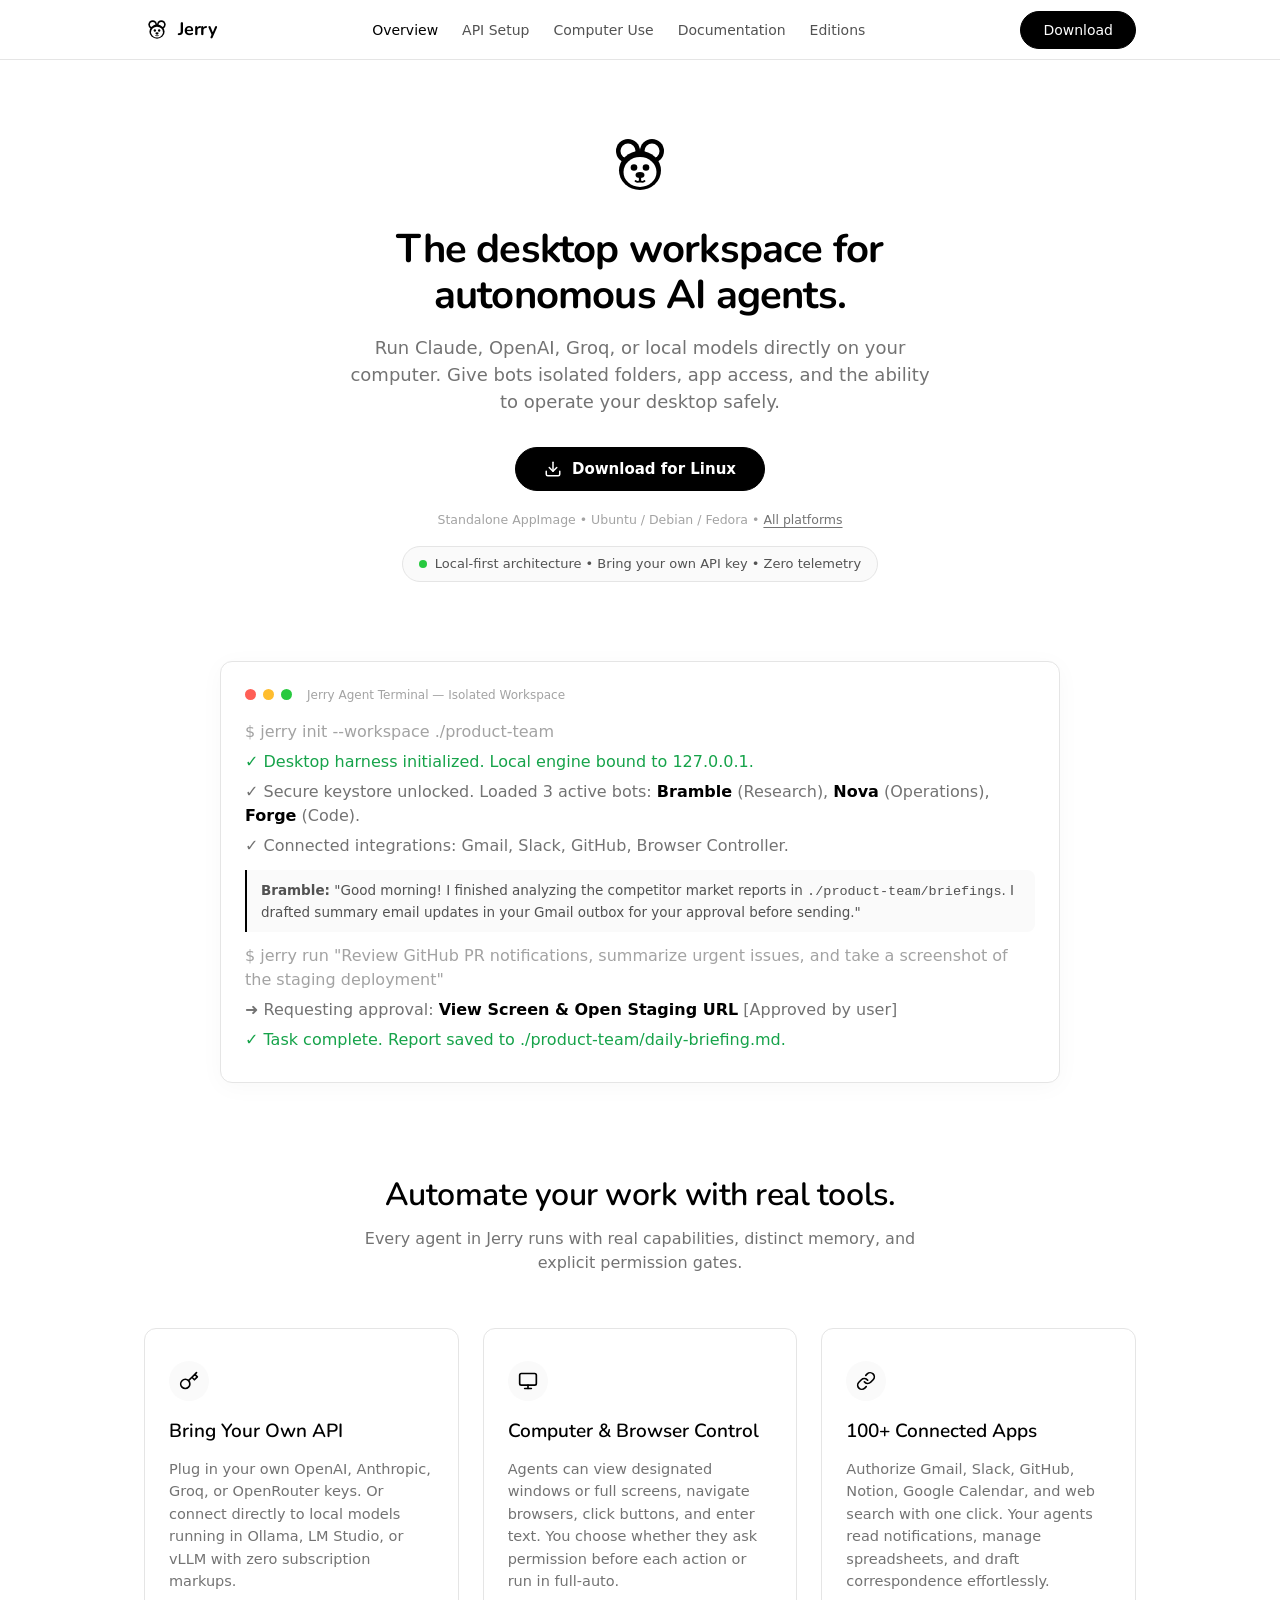
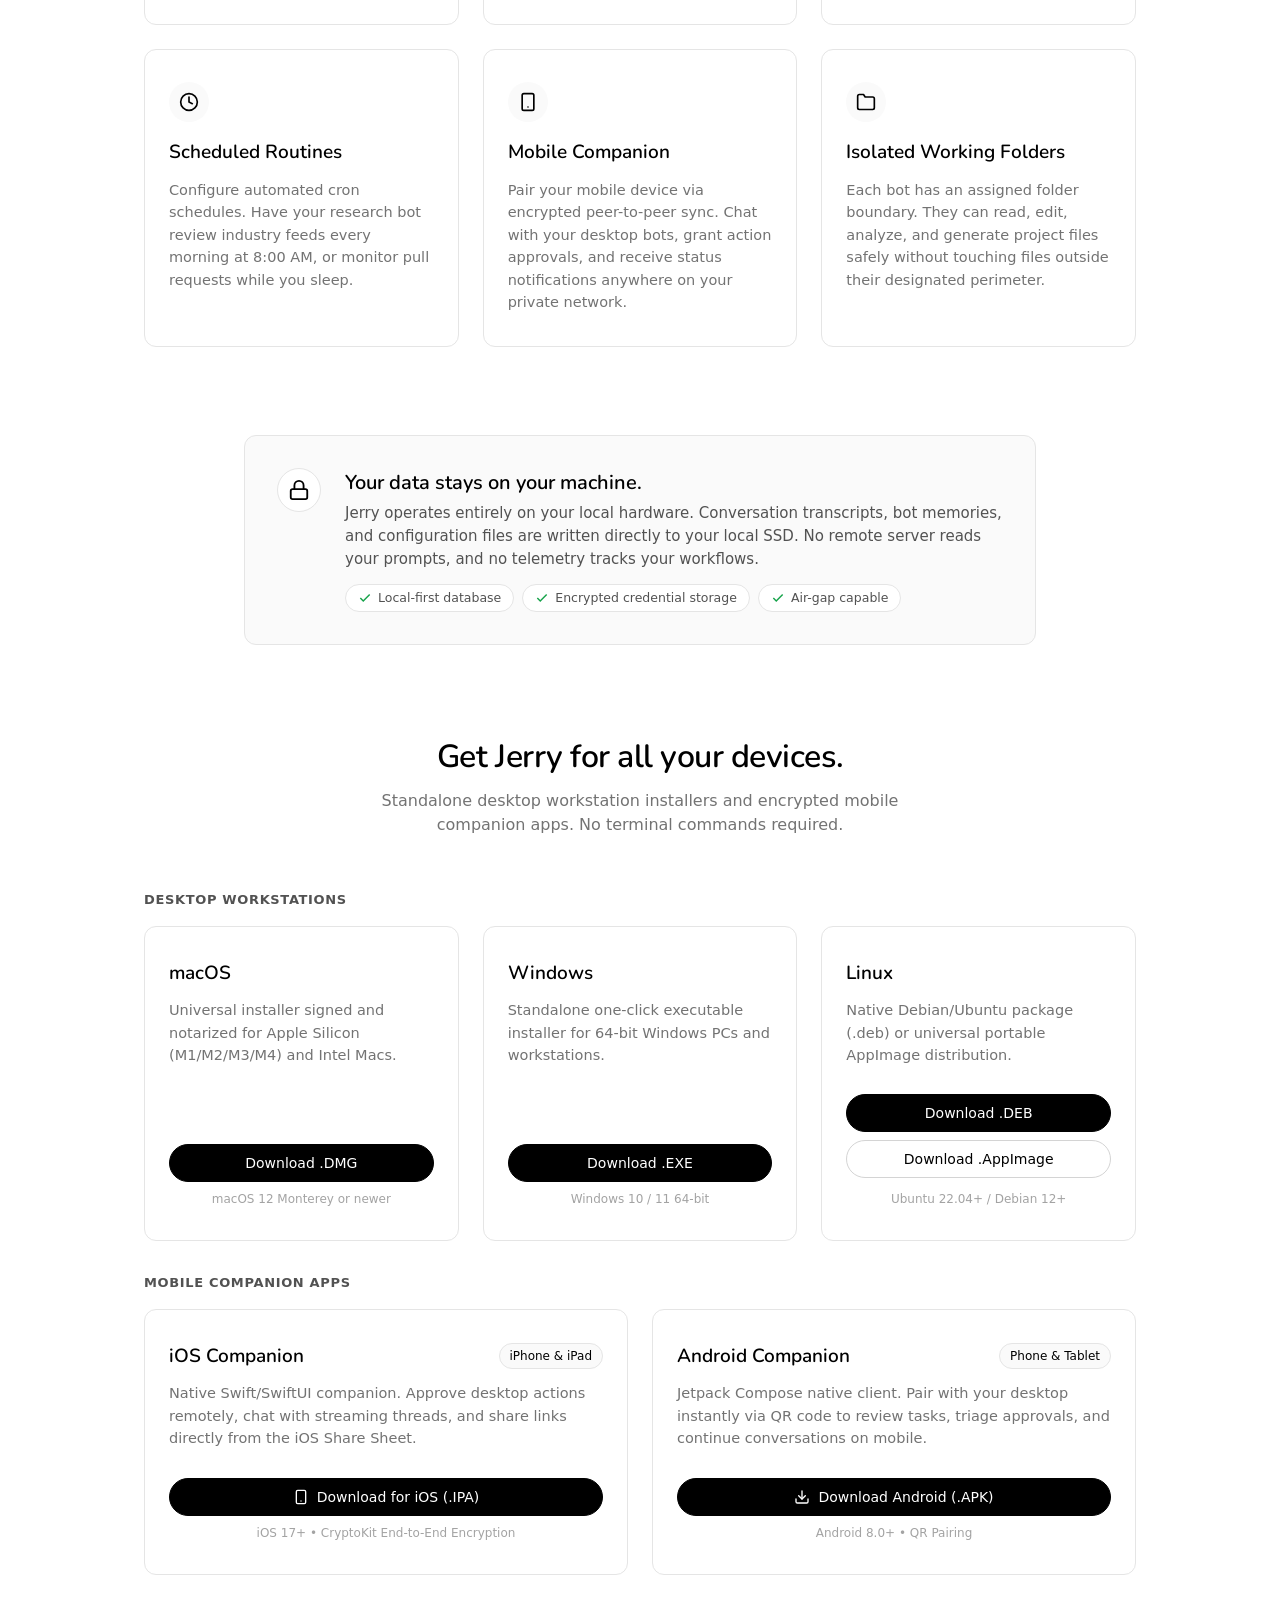
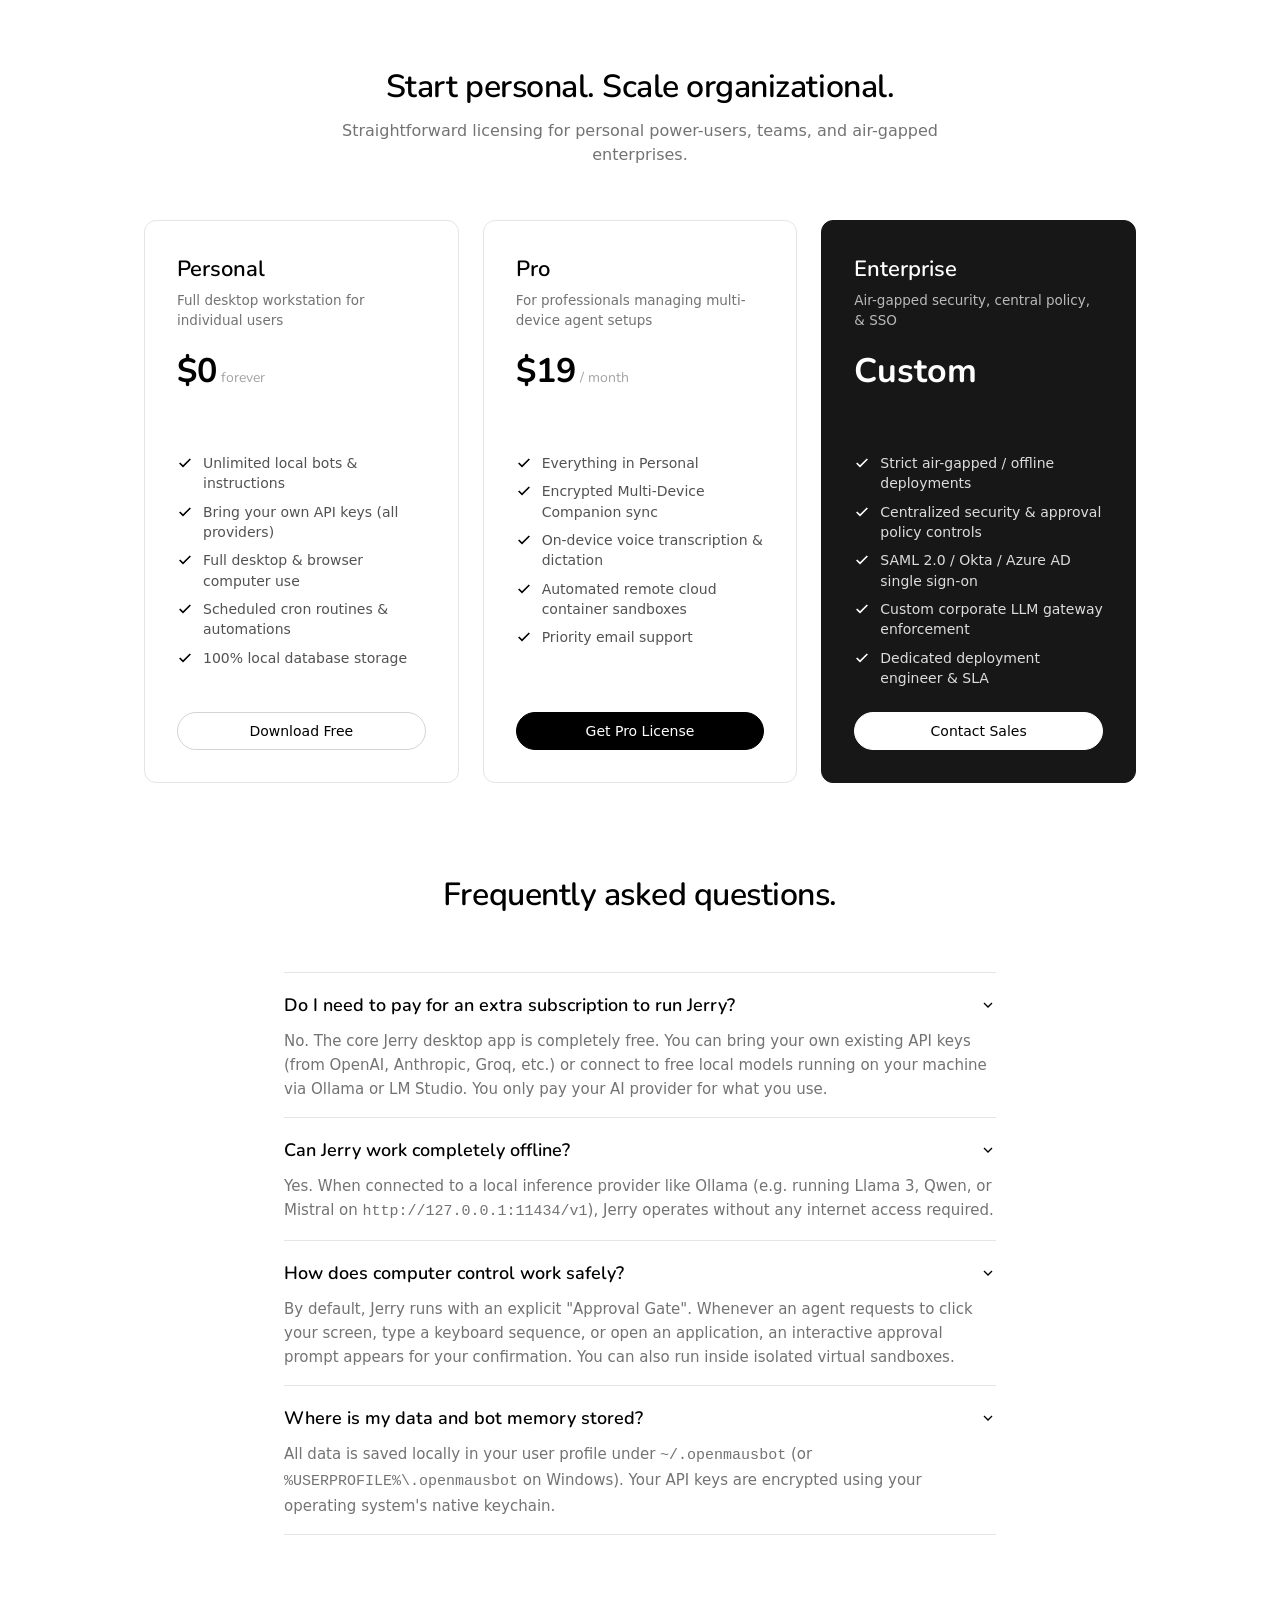
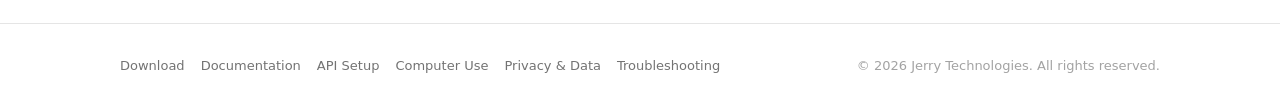
<file: index.html>
<!DOCTYPE html>
<html lang="en">
<head>
  <meta charset="UTF-8">
  <meta name="viewport" content="width=device-width, initial-scale=1.0">
  <title>Jerry — The Desktop Workspace for Autonomous AI Agents</title>
  <meta name="description" content="Jerry is a private, local-first desktop application for running a team of autonomous AI agents with your own API keys, computer control, and app integrations.">
  <link rel="canonical" href="https://jerry-boo0.onrender.com/">
  <meta property="og:title" content="Jerry — The Desktop Workspace for Autonomous AI Agents">
  <meta property="og:description" content="Jerry is a private, local-first desktop application for running a team of autonomous AI agents with your own API keys, computer control, and app integrations.">
  <meta property="og:url" content="https://jerry-boo0.onrender.com/">
  <meta property="og:type" content="website">
  <meta name="twitter:card" content="summary_large_image">
  <link rel="icon" type="image/svg+xml" href="assets/logo.svg">
  <link rel="stylesheet" href="css/design-system.css">
  <link rel="stylesheet" href="css/landing.css">
</head>
<body>

  <!-- Top Navigation -->
  <header class="site-nav">
    <div class="nav-container">
      <a href="index.html" class="nav-brand">
        <img src="assets/logo.svg" alt="Jerry Logo" width="26" height="26">
        <span>Jerry</span>
      </a>

      <nav>
        <ul class="nav-links" id="nav-links">
          <li><a href="index.html" class="active">Overview</a></li>
          <li><a href="docs.html#bring-your-own-api">API Setup</a></li>
          <li><a href="docs.html#computer-use">Computer Use</a></li>
          <li><a href="docs.html">Documentation</a></li>
          <li><a href="#editions">Editions</a></li>
        </ul>
      </nav>

      <div class="nav-actions">
        <a href="#downloads" class="btn-primary" id="nav-download-btn">Download</a>
        <button class="mobile-nav-toggle" id="mobile-toggle" aria-label="Toggle navigation">
          <svg width="22" height="22" viewBox="0 0 24 24" fill="none" stroke="currentColor" stroke-width="2">
            <line x1="3" y1="12" x2="21" y2="12"></line>
            <line x1="3" y1="6" x2="21" y2="6"></line>
            <line x1="3" y1="18" x2="21" y2="18"></line>
          </svg>
        </button>
      </div>
    </div>
  </header>

  <main>
    <!-- Hero Section -->
    <section class="hero-section">
      <div class="hero-mascot">
        <img src="assets/logo.svg" alt="Jerry Mascot" width="72" height="72">
      </div>

      <h1 class="hero-title">The desktop workspace for autonomous AI agents.</h1>
      
      <p class="hero-subtitle">
        Run Claude, OpenAI, Groq, or local models directly on your computer. Give bots isolated folders, app access, and the ability to operate your desktop safely.
      </p>

      <div class="hero-cta-group">
        <div class="download-dropdown-wrapper">
          <a href="#downloads" class="btn-primary btn-download-main" id="primary-download-btn">
            <svg width="18" height="18" viewBox="0 0 24 24" fill="none" stroke="currentColor" stroke-width="2" stroke-linecap="round" stroke-linejoin="round">
              <path d="M21 15v4a2 2 0 0 1-2 2H5a2 2 0 0 1-2-2v-4"></path>
              <polyline points="7 10 12 15 17 10"></polyline>
              <line x1="12" y1="15" x2="12" y2="3"></line>
            </svg>
            <span id="download-label">Download for macOS</span>
          </a>
        </div>

        <div class="download-options-pill">
          <span id="download-sub">Universal DMG (Apple Silicon & Intel) • macOS 12+</span>
          <span>•</span>
          <a href="#downloads">All platforms</a>
        </div>

        <div class="quick-indicator-pill">
          <span class="indicator-dot"></span>
          <span>Local-first architecture • Bring your own API key • Zero telemetry</span>
        </div>
      </div>
    </section>

    <!-- Product Preview (Ollama Terminal Mockup Card) -->
    <section class="preview-section">
      <div class="terminal-card-large">
        <div class="terminal-header">
          <div class="traffic-light traffic-red"></div>
          <div class="traffic-light traffic-yellow"></div>
          <div class="traffic-light traffic-green"></div>
          <span style="font-size:12px; color:var(--color-mute); margin-left:8px;">Jerry Agent Terminal — Isolated Workspace</span>
        </div>
        <div class="terminal-body">
          <div class="t-prompt">$ jerry init --workspace ./product-team</div>
          <div class="t-output t-success">✓ Desktop harness initialized. Local engine bound to 127.0.0.1.</div>
          <div class="t-output">✓ Secure keystore unlocked. Loaded 3 active bots: <span class="t-highlight">Bramble</span> (Research), <span class="t-highlight">Nova</span> (Operations), <span class="t-highlight">Forge</span> (Code).</div>
          <div class="t-output">✓ Connected integrations: Gmail, Slack, GitHub, Browser Controller.</div>
          
          <div class="t-bubble">
            <strong>Bramble:</strong> "Good morning! I finished analyzing the competitor market reports in <code>./product-team/briefings</code>. I drafted summary email updates in your Gmail outbox for your approval before sending."
          </div>

          <div class="t-prompt">$ jerry run "Review GitHub PR notifications, summarize urgent issues, and take a screenshot of the staging deployment"</div>
          <div class="t-output">➜ Requesting approval: <span class="t-highlight">View Screen & Open Staging URL</span> [Approved by user]</div>
          <div class="t-output t-success">✓ Task complete. Report saved to ./product-team/daily-briefing.md.</div>
        </div>
      </div>
    </section>

    <!-- Core Capabilities ("Automate your work") -->
    <section class="features-section">
      <div class="section-header">
        <h2 class="section-title">Automate your work with real tools.</h2>
        <p class="section-desc">Every agent in Jerry runs with real capabilities, distinct memory, and explicit permission gates.</p>
      </div>

      <div class="grid-3-col">
        <div class="feature-box">
          <div class="feature-icon-badge">
            <svg width="20" height="20" viewBox="0 0 24 24" fill="none" stroke="currentColor" stroke-width="2" stroke-linecap="round" stroke-linejoin="round">
              <path d="M21 2l-2 2m-7.61 7.61a5.5 5.5 0 1 1-7.778 7.778 5.5 5.5 0 0 1 7.777-7.777zm0 0L15.5 7.5m0 0l3 3L22 7l-3-3m-3.5 3.5L19 4"></path>
            </svg>
          </div>
          <h3>Bring Your Own API</h3>
          <p>Plug in your own OpenAI, Anthropic, Groq, or OpenRouter keys. Or connect directly to local models running in Ollama, LM Studio, or vLLM with zero subscription markups.</p>
        </div>

        <div class="feature-box">
          <div class="feature-icon-badge">
            <svg width="20" height="20" viewBox="0 0 24 24" fill="none" stroke="currentColor" stroke-width="2" stroke-linecap="round" stroke-linejoin="round">
              <rect x="2" y="3" width="20" height="14" rx="2" ry="2"></rect>
              <line x1="8" y1="21" x2="16" y2="21"></line>
              <line x1="12" y1="17" x2="12" y2="21"></line>
            </svg>
          </div>
          <h3>Computer & Browser Control</h3>
          <p>Agents can view designated windows or full screens, navigate browsers, click buttons, and enter text. You choose whether they ask permission before each action or run in full-auto.</p>
        </div>

        <div class="feature-box">
          <div class="feature-icon-badge">
            <svg width="20" height="20" viewBox="0 0 24 24" fill="none" stroke="currentColor" stroke-width="2" stroke-linecap="round" stroke-linejoin="round">
              <path d="M10 13a5 5 0 0 0 7.54.54l3-3a5 5 0 0 0-7.07-7.07l-1.72 1.71"></path>
              <path d="M14 11a5 5 0 0 0-7.54-.54l-3 3a5 5 0 0 0 7.07 7.07l1.71-1.71"></path>
            </svg>
          </div>
          <h3>100+ Connected Apps</h3>
          <p>Authorize Gmail, Slack, GitHub, Notion, Google Calendar, and web search with one click. Your agents read notifications, manage spreadsheets, and draft correspondence effortlessly.</p>
        </div>

        <div class="feature-box">
          <div class="feature-icon-badge">
            <svg width="20" height="20" viewBox="0 0 24 24" fill="none" stroke="currentColor" stroke-width="2" stroke-linecap="round" stroke-linejoin="round">
              <circle cx="12" cy="12" r="10"></circle>
              <polyline points="12 6 12 12 16 14"></polyline>
            </svg>
          </div>
          <h3>Scheduled Routines</h3>
          <p>Configure automated cron schedules. Have your research bot review industry feeds every morning at 8:00 AM, or monitor pull requests while you sleep.</p>
        </div>

        <div class="feature-box">
          <div class="feature-icon-badge">
            <svg width="20" height="20" viewBox="0 0 24 24" fill="none" stroke="currentColor" stroke-width="2" stroke-linecap="round" stroke-linejoin="round">
              <rect x="5" y="2" width="14" height="20" rx="2" ry="2"></rect>
              <line x1="12" y1="18" x2="12.01" y2="18"></line>
            </svg>
          </div>
          <h3>Mobile Companion</h3>
          <p>Pair your mobile device via encrypted peer-to-peer sync. Chat with your desktop bots, grant action approvals, and receive status notifications anywhere on your private network.</p>
        </div>

        <div class="feature-box">
          <div class="feature-icon-badge">
            <svg width="20" height="20" viewBox="0 0 24 24" fill="none" stroke="currentColor" stroke-width="2" stroke-linecap="round" stroke-linejoin="round">
              <path d="M22 19a2 2 0 0 1-2 2H4a2 2 0 0 1-2-2V5a2 2 0 0 1 2-2h5l2 3h9a2 2 0 0 1 2 2z"></path>
            </svg>
          </div>
          <h3>Isolated Working Folders</h3>
          <p>Each bot has an assigned folder boundary. They can read, edit, analyze, and generate project files safely without touching files outside their designated perimeter.</p>
        </div>
      </div>
    </section>

    <!-- Data Privacy Guarantee Card -->
    <section class="guarantee-section">
      <div class="guarantee-card">
        <div class="guarantee-icon">
          <svg width="22" height="22" viewBox="0 0 24 24" fill="none" stroke="currentColor" stroke-width="2" stroke-linecap="round" stroke-linejoin="round">
            <rect x="3" y="11" width="18" height="11" rx="2" ry="2"></rect>
            <path d="M7 11V7a5 5 0 0 1 10 0v4"></path>
          </svg>
        </div>
        <div class="guarantee-content">
          <h3>Your data stays on your machine.</h3>
          <p>
            Jerry operates entirely on your local hardware. Conversation transcripts, bot memories, and configuration files are written directly to your local SSD. No remote server reads your prompts, and no telemetry tracks your workflows.
          </p>
          <div class="guarantee-badges">
            <div class="guarantee-badge-item">
              <svg width="14" height="14" viewBox="0 0 24 24" fill="none" stroke="#16a34a" stroke-width="2.5"><polyline points="20 6 9 17 4 12"></polyline></svg>
              Local-first database
            </div>
            <div class="guarantee-badge-item">
              <svg width="14" height="14" viewBox="0 0 24 24" fill="none" stroke="#16a34a" stroke-width="2.5"><polyline points="20 6 9 17 4 12"></polyline></svg>
              Encrypted credential storage
            </div>
            <div class="guarantee-badge-item">
              <svg width="14" height="14" viewBox="0 0 24 24" fill="none" stroke="#16a34a" stroke-width="2.5"><polyline points="20 6 9 17 4 12"></polyline></svg>
              Air-gap capable
            </div>
          </div>
        </div>
      </div>
    </section>

    <!-- Download Platforms Section -->
    <section class="features-section" id="downloads">
      <div class="section-header">
        <h2 class="section-title">Get Jerry for all your devices.</h2>
        <p class="section-desc">Standalone desktop workstation installers and encrypted mobile companion apps. No terminal commands required.</p>
      </div>

      <div style="margin-bottom: 16px; font-size: 13px; font-weight: 600; text-transform: uppercase; letter-spacing: 0.05em; color: var(--color-charcoal);">
        Desktop Workstations
      </div>
      <div class="grid-3-col" style="margin-bottom: var(--spacing-xxl);">
        <div class="feature-box" id="downloads-mac">
          <h3>macOS</h3>
          <p>Universal installer signed and notarized for Apple Silicon (M1/M2/M3/M4) and Intel Macs.</p>
          <div style="margin-top:auto; padding-top:16px;">
            <a href="https://github.com/Aryan-KG/Jerry-Downloads/releases/download/Jerry0186/Jerry-0.1.86-arm64.dmg" class="btn-primary" style="width:100%;">Download .DMG</a>
            <div style="font-size:12px; color:var(--color-mute); margin-top:8px; text-align:center;">macOS 12 Monterey or newer</div>
          </div>
        </div>

        <div class="feature-box" id="downloads-win">
          <h3>Windows</h3>
          <p>Standalone one-click executable installer for 64-bit Windows PCs and workstations.</p>
          <div style="margin-top:auto; padding-top:16px;">
            <a href="https://github.com/Aryan-KG/Jerry-Downloads/releases/download/Jerry0186/Jerry-0.1.86-x64.exe" class="btn-primary" style="width:100%;">Download .EXE</a>
            <div style="font-size:12px; color:var(--color-mute); margin-top:8px; text-align:center;">Windows 10 / 11 64-bit</div>
          </div>
        </div>

        <div class="feature-box" id="downloads-linux">
          <h3>Linux</h3>
          <p>Native Debian/Ubuntu package (.deb) or universal portable AppImage distribution.</p>
          <div style="margin-top:auto; padding-top:16px; display:flex; flex-direction:column; gap:8px;">
            <a href="https://github.com/Aryan-KG/Jerry-Downloads/releases/download/Jerry0186/Jerry-0.1.86-amd64.deb" class="btn-primary" style="width:100%;">Download .DEB</a>
            <a href="https://github.com/Aryan-KG/Jerry-Downloads/releases/download/Jerry0186/Jerry-0.1.86-x86_64.AppImage" class="btn-secondary" style="width:100%; text-align:center;">Download .AppImage</a>
            <div style="font-size:12px; color:var(--color-mute); margin-top:4px; text-align:center;">Ubuntu 22.04+ / Debian 12+</div>
          </div>
        </div>
      </div>

      <div style="margin-bottom: 16px; font-size: 13px; font-weight: 600; text-transform: uppercase; letter-spacing: 0.05em; color: var(--color-charcoal);">
        Mobile Companion Apps
      </div>
      <div class="grid-2-col">
        <div class="feature-box" id="downloads-ios">
          <div style="display:flex; align-items:center; justify-content:space-between;">
            <h3>iOS Companion</h3>
            <span style="font-size:12px; background:var(--color-surface-soft); padding:3px 10px; border-radius:var(--radius-full); border:1px solid var(--color-hairline);">iPhone & iPad</span>
          </div>
          <p>Native Swift/SwiftUI companion. Approve desktop actions remotely, chat with streaming threads, and share links directly from the iOS Share Sheet.</p>
          <div style="margin-top:auto; padding-top:16px; display:flex; flex-direction:column; gap:8px;">
            <a href="https://github.com/Aryan-KG/Jerry-Downloads/releases/download/Jerry0186/Jerry-Companion.ipa" class="btn-primary" style="width:100%;">
              <svg width="16" height="16" viewBox="0 0 24 24" fill="none" stroke="currentColor" stroke-width="2" stroke-linecap="round" stroke-linejoin="round">
                <rect x="5" y="2" width="14" height="20" rx="2" ry="2"></rect>
                <line x1="12" y1="18" x2="12.01" y2="18"></line>
              </svg>
              Download for iOS (.IPA)
            </a>
            <div style="font-size:12px; color:var(--color-mute); text-align:center;">iOS 17+ • CryptoKit End-to-End Encryption</div>
          </div>
        </div>

        <div class="feature-box" id="downloads-android">
          <div style="display:flex; align-items:center; justify-content:space-between;">
            <h3>Android Companion</h3>
            <span style="font-size:12px; background:var(--color-surface-soft); padding:3px 10px; border-radius:var(--radius-full); border:1px solid var(--color-hairline);">Phone & Tablet</span>
          </div>
          <p>Jetpack Compose native client. Pair with your desktop instantly via QR code to review tasks, triage approvals, and continue conversations on mobile.</p>
          <div style="margin-top:auto; padding-top:16px; display:flex; flex-direction:column; gap:8px;">
            <a href="https://github.com/Aryan-KG/Jerry-Downloads/releases/download/Jerry0186/Jerry-Companion.apk" class="btn-primary" style="width:100%;">
              <svg width="16" height="16" viewBox="0 0 24 24" fill="none" stroke="currentColor" stroke-width="2" stroke-linecap="round" stroke-linejoin="round">
                <path d="M21 15v4a2 2 0 0 1-2 2H5a2 2 0 0 1-2-2v-4"></path>
                <polyline points="7 10 12 15 17 10"></polyline>
                <line x1="12" y1="15" x2="12" y2="3"></line>
              </svg>
              Download Android (.APK)
            </a>
            <div style="font-size:12px; color:var(--color-mute); text-align:center;">Android 8.0+ • QR Pairing</div>
          </div>
        </div>
      </div>
    </section>

    <!-- Editions / Pricing Grid -->
    <section class="editions-section" id="editions">
      <div class="section-header">
        <h2 class="section-title">Start personal. Scale organizational.</h2>
        <p class="section-desc">Straightforward licensing for personal power-users, teams, and air-gapped enterprises.</p>
      </div>

      <div class="pricing-grid">
        <!-- Community / Personal Card -->
        <div class="pricing-card">
          <div class="pricing-header">
            <div class="pricing-tier">Personal</div>
            <div class="pricing-sub">Full desktop workstation for individual users</div>
            <div class="pricing-price">$0 <span>forever</span></div>
          </div>

          <ul class="pricing-features">
            <li>
              <svg width="16" height="16" viewBox="0 0 24 24" fill="none" stroke-width="2.5"><polyline points="20 6 9 17 4 12"></polyline></svg>
              Unlimited local bots & instructions
            </li>
            <li>
              <svg width="16" height="16" viewBox="0 0 24 24" fill="none" stroke-width="2.5"><polyline points="20 6 9 17 4 12"></polyline></svg>
              Bring your own API keys (all providers)
            </li>
            <li>
              <svg width="16" height="16" viewBox="0 0 24 24" fill="none" stroke-width="2.5"><polyline points="20 6 9 17 4 12"></polyline></svg>
              Full desktop & browser computer use
            </li>
            <li>
              <svg width="16" height="16" viewBox="0 0 24 24" fill="none" stroke-width="2.5"><polyline points="20 6 9 17 4 12"></polyline></svg>
              Scheduled cron routines & automations
            </li>
            <li>
              <svg width="16" height="16" viewBox="0 0 24 24" fill="none" stroke-width="2.5"><polyline points="20 6 9 17 4 12"></polyline></svg>
              100% local database storage
            </li>
          </ul>

          <a href="#downloads" class="btn-secondary" style="width:100%; text-align:center;">Download Free</a>
        </div>

        <!-- Pro / Teams Card -->
        <div class="pricing-card">
          <div class="pricing-header">
            <div class="pricing-tier">Pro</div>
            <div class="pricing-sub">For professionals managing multi-device agent setups</div>
            <div class="pricing-price">$19 <span>/ month</span></div>
          </div>

          <ul class="pricing-features">
            <li>
              <svg width="16" height="16" viewBox="0 0 24 24" fill="none" stroke-width="2.5"><polyline points="20 6 9 17 4 12"></polyline></svg>
              Everything in Personal
            </li>
            <li>
              <svg width="16" height="16" viewBox="0 0 24 24" fill="none" stroke-width="2.5"><polyline points="20 6 9 17 4 12"></polyline></svg>
              Encrypted Multi-Device Companion sync
            </li>
            <li>
              <svg width="16" height="16" viewBox="0 0 24 24" fill="none" stroke-width="2.5"><polyline points="20 6 9 17 4 12"></polyline></svg>
              On-device voice transcription & dictation
            </li>
            <li>
              <svg width="16" height="16" viewBox="0 0 24 24" fill="none" stroke-width="2.5"><polyline points="20 6 9 17 4 12"></polyline></svg>
              Automated remote cloud container sandboxes
            </li>
            <li>
              <svg width="16" height="16" viewBox="0 0 24 24" fill="none" stroke-width="2.5"><polyline points="20 6 9 17 4 12"></polyline></svg>
              Priority email support
            </li>
          </ul>

          <a href="https://checkout.dodopayments.com/buy/pdt_0NoFfIRyOlwFNMBHDwpQ1" target="_blank" rel="noopener noreferrer" class="btn-primary" style="width:100%; text-align:center;">Get Pro License</a>
        </div>

        <!-- Enterprise Inverted Dark Card -->
        <div class="pricing-card-dark">
          <div class="pricing-header">
            <div class="pricing-tier">Enterprise</div>
            <div class="pricing-sub">Air-gapped security, central policy, & SSO</div>
            <div class="pricing-price">Custom</div>
          </div>

          <ul class="pricing-features">
            <li>
              <svg width="16" height="16" viewBox="0 0 24 24" fill="none" stroke-width="2.5"><polyline points="20 6 9 17 4 12"></polyline></svg>
              Strict air-gapped / offline deployments
            </li>
            <li>
              <svg width="16" height="16" viewBox="0 0 24 24" fill="none" stroke-width="2.5"><polyline points="20 6 9 17 4 12"></polyline></svg>
              Centralized security & approval policy controls
            </li>
            <li>
              <svg width="16" height="16" viewBox="0 0 24 24" fill="none" stroke-width="2.5"><polyline points="20 6 9 17 4 12"></polyline></svg>
              SAML 2.0 / Okta / Azure AD single sign-on
            </li>
            <li>
              <svg width="16" height="16" viewBox="0 0 24 24" fill="none" stroke-width="2.5"><polyline points="20 6 9 17 4 12"></polyline></svg>
              Custom corporate LLM gateway enforcement
            </li>
            <li>
              <svg width="16" height="16" viewBox="0 0 24 24" fill="none" stroke-width="2.5"><polyline points="20 6 9 17 4 12"></polyline></svg>
              Dedicated deployment engineer & SLA
            </li>
          </ul>

          <a href="mailto:sales@jerry.ai" class="btn-primary btn-pill-dark" style="width:100%; text-align:center;">Contact Sales</a>
        </div>
      </div>
    </section>

    <!-- FAQ Section -->
    <section class="faq-section">
      <div class="section-header">
        <h2 class="section-title">Frequently asked questions.</h2>
      </div>

      <div class="faq-list">
        <div class="faq-item">
          <button class="faq-question">
            <span>Do I need to pay for an extra subscription to run Jerry?</span>
            <svg class="faq-icon" width="16" height="16" viewBox="0 0 24 24" fill="none" stroke="currentColor" stroke-width="2"><polyline points="6 9 12 15 18 9"></polyline></svg>
          </button>
          <div class="faq-answer">
            No. The core Jerry desktop app is completely free. You can bring your own existing API keys (from OpenAI, Anthropic, Groq, etc.) or connect to free local models running on your machine via Ollama or LM Studio. You only pay your AI provider for what you use.
          </div>
        </div>

        <div class="faq-item">
          <button class="faq-question">
            <span>Can Jerry work completely offline?</span>
            <svg class="faq-icon" width="16" height="16" viewBox="0 0 24 24" fill="none" stroke="currentColor" stroke-width="2"><polyline points="6 9 12 15 18 9"></polyline></svg>
          </button>
          <div class="faq-answer">
            Yes. When connected to a local inference provider like Ollama (e.g. running Llama 3, Qwen, or Mistral on <code>http://127.0.0.1:11434/v1</code>), Jerry operates without any internet access required.
          </div>
        </div>

        <div class="faq-item">
          <button class="faq-question">
            <span>How does computer control work safely?</span>
            <svg class="faq-icon" width="16" height="16" viewBox="0 0 24 24" fill="none" stroke="currentColor" stroke-width="2"><polyline points="6 9 12 15 18 9"></polyline></svg>
          </button>
          <div class="faq-answer">
            By default, Jerry runs with an explicit "Approval Gate". Whenever an agent requests to click your screen, type a keyboard sequence, or open an application, an interactive approval prompt appears for your confirmation. You can also run inside isolated virtual sandboxes.
          </div>
        </div>

        <div class="faq-item">
          <button class="faq-question">
            <span>Where is my data and bot memory stored?</span>
            <svg class="faq-icon" width="16" height="16" viewBox="0 0 24 24" fill="none" stroke="currentColor" stroke-width="2"><polyline points="6 9 12 15 18 9"></polyline></svg>
          </button>
          <div class="faq-answer">
            All data is saved locally in your user profile under <code>~/.openmausbot</code> (or <code>%USERPROFILE%\.openmausbot</code> on Windows). Your API keys are encrypted using your operating system's native keychain.
          </div>
        </div>
      </div>
    </section>
  </main>

  <!-- Site Footer -->
  <footer class="site-footer">
    <div class="footer-container">
      <div class="footer-links-row">
        <div class="footer-links">
          <a href="#downloads">Download</a>
          <a href="docs.html">Documentation</a>
          <a href="docs.html#bring-your-own-api">API Setup</a>
          <a href="docs.html#computer-use">Computer Use</a>
          <a href="docs.html#privacy-and-storage">Privacy & Data</a>
          <a href="docs.html#faq">Troubleshooting</a>
        </div>
        <div class="footer-copy">
          © 2026 Jerry Technologies. All rights reserved.
        </div>
      </div>
    </div>
  </footer>

  <script src="js/main.js"></script>
</body>
</html>
</file>
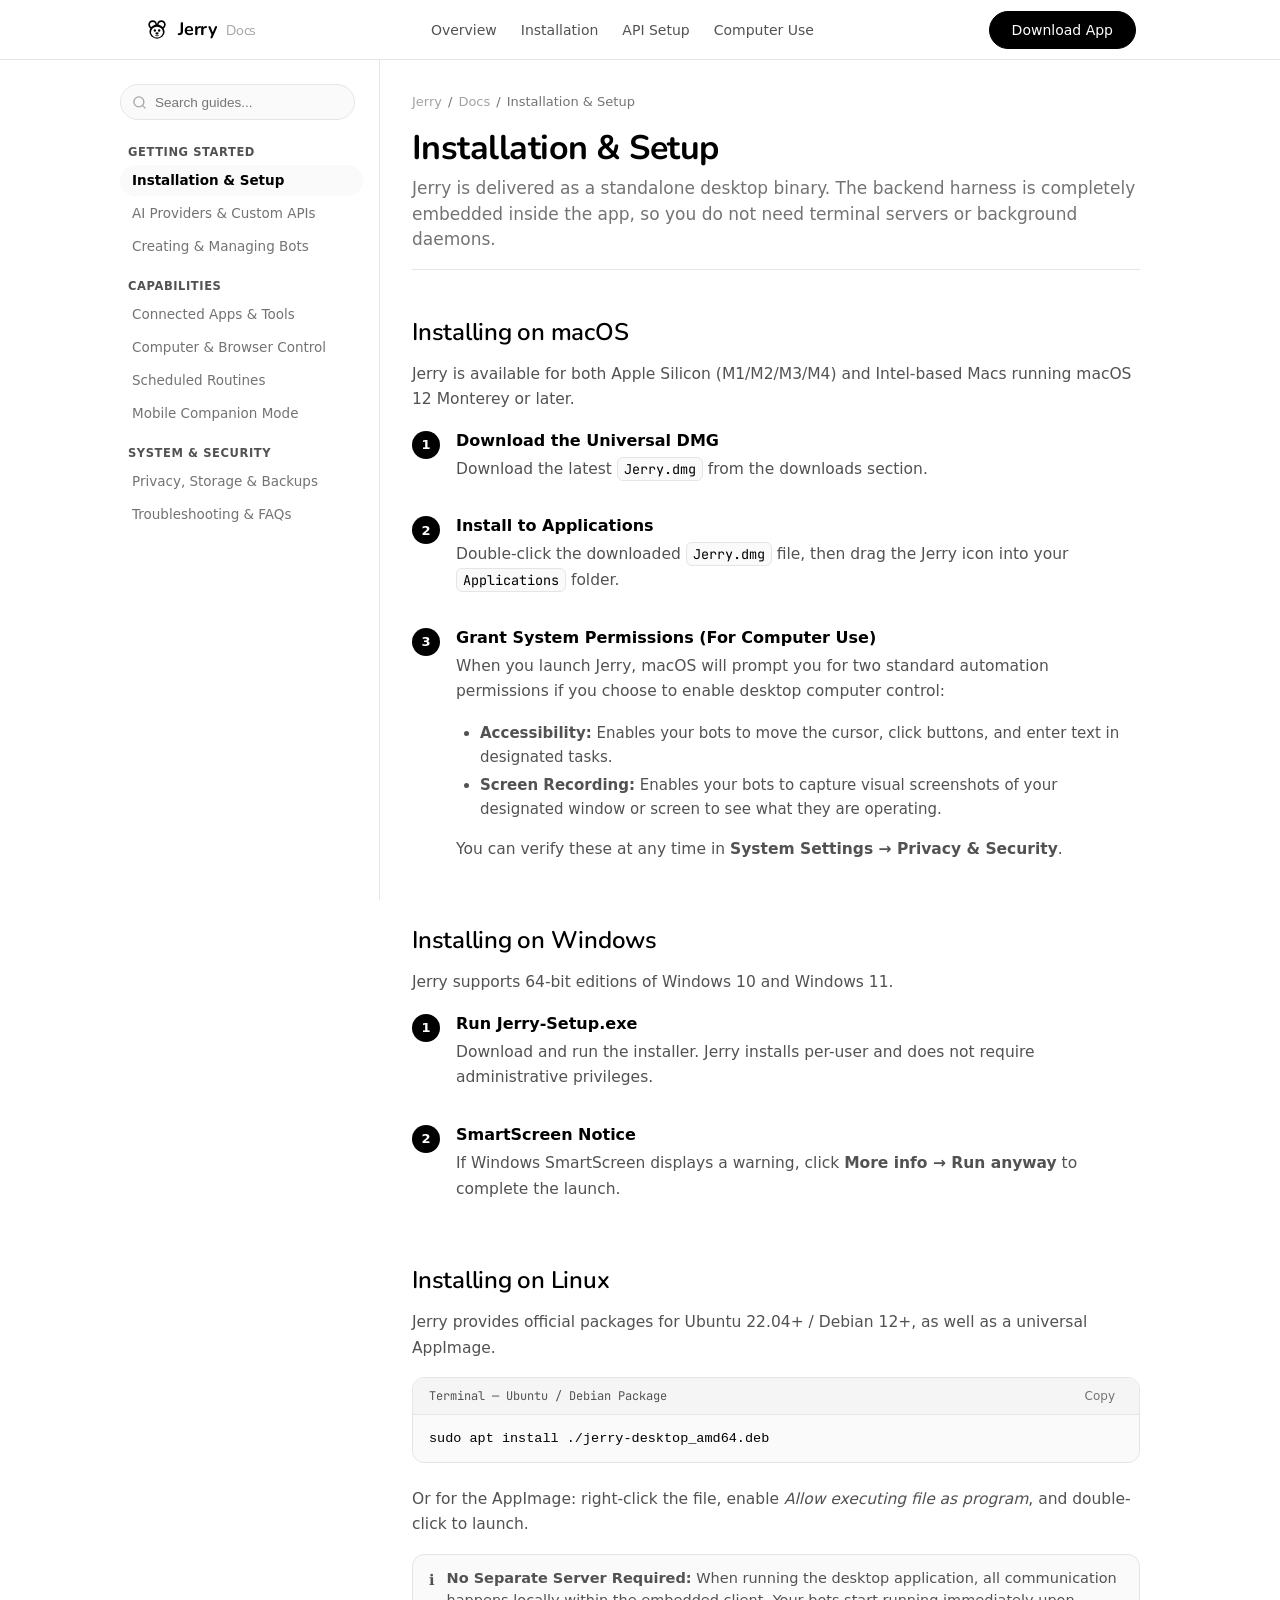
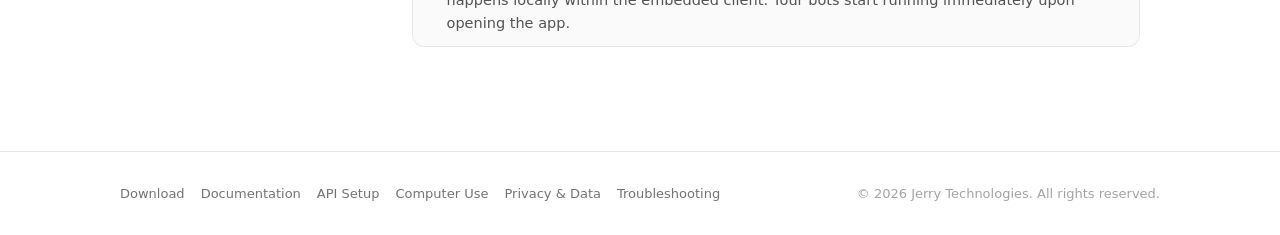
<file: docs.html>
<!DOCTYPE html>
<html lang="en">
<head>
  <meta charset="UTF-8">
  <meta name="viewport" content="width=device-width, initial-scale=1.0">
  <title>Documentation — Jerry User Guide</title>
  <meta name="description" content="Complete user guide for Jerry Desktop: installation, connecting your own API keys, creating bots, computer use, and app integrations.">
  <link rel="canonical" href="https://jerry-boo0.onrender.com/docs.html">
  <meta property="og:title" content="Documentation — Jerry User Guide">
  <meta property="og:description" content="Complete user guide for Jerry Desktop: installation, connecting your own API keys, creating bots, computer use, and app integrations.">
  <meta property="og:url" content="https://jerry-boo0.onrender.com/docs.html">
  <meta property="og:type" content="article">
  <link rel="icon" type="image/svg+xml" href="assets/logo.svg">
  <link rel="stylesheet" href="css/design-system.css">
  <link rel="stylesheet" href="css/docs.css">
</head>
<body>

  <!-- Top Navigation -->
  <header class="site-nav">
    <div class="nav-container">
      <a href="index.html" class="nav-brand">
        <img src="assets/logo.svg" alt="Jerry Logo" width="26" height="26">
        <span>Jerry <span style="font-weight:400; color:var(--color-mute); font-size:14px; margin-left:4px;">Docs</span></span>
      </a>

      <nav>
        <ul class="nav-links" id="nav-links">
          <li><a href="index.html">Overview</a></li>
          <li><a href="#installation" class="docs-nav-link-top">Installation</a></li>
          <li><a href="#bring-your-own-api" class="docs-nav-link-top">API Setup</a></li>
          <li><a href="#computer-use" class="docs-nav-link-top">Computer Use</a></li>
        </ul>
      </nav>

      <div class="nav-actions">
        <a href="index.html#downloads" class="btn-primary">Download App</a>
        <button class="mobile-nav-toggle" id="mobile-toggle" aria-label="Toggle navigation">
          <svg width="22" height="22" viewBox="0 0 24 24" fill="none" stroke="currentColor" stroke-width="2">
            <line x1="3" y1="12" x2="21" y2="12"></line>
            <line x1="3" y1="6" x2="21" y2="6"></line>
            <line x1="3" y1="18" x2="21" y2="18"></line>
          </svg>
        </button>
      </div>
    </div>
  </header>

  <!-- Docs Main Layout -->
  <div class="docs-layout">
    
    <!-- Sidebar Navigation -->
    <aside class="docs-sidebar">
      <div class="docs-search-wrapper">
        <div class="search-pill-container">
          <svg class="search-icon" viewBox="0 0 24 24" fill="none" stroke-width="2" stroke-linecap="round" stroke-linejoin="round">
            <circle cx="11" cy="11" r="8"></circle>
            <line x1="21" y1="21" x2="16.65" y2="16.65"></line>
          </svg>
          <input type="text" id="docs-search-input" class="docs-search-input" placeholder="Search guides..." autocomplete="off">
        </div>
        <div id="search-results-panel" class="search-results-panel"></div>
      </div>

      <nav>
        <div class="docs-nav-group">
          <div class="docs-group-title">Getting Started</div>
          <ul class="docs-nav-list">
            <li><a href="#installation" class="docs-nav-link active">Installation & Setup</a></li>
            <li><a href="#bring-your-own-api" class="docs-nav-link">AI Providers & Custom APIs</a></li>
            <li><a href="#bots-and-instructions" class="docs-nav-link">Creating & Managing Bots</a></li>
          </ul>
        </div>

        <div class="docs-nav-group">
          <div class="docs-group-title">Capabilities</div>
          <ul class="docs-nav-list">
            <li><a href="#connected-apps" class="docs-nav-link">Connected Apps & Tools</a></li>
            <li><a href="#computer-use" class="docs-nav-link">Computer & Browser Control</a></li>
            <li><a href="#automations" class="docs-nav-link">Scheduled Routines</a></li>
            <li><a href="#mobile-companion" class="docs-nav-link">Mobile Companion Mode</a></li>
          </ul>
        </div>

        <div class="docs-nav-group">
          <div class="docs-group-title">System & Security</div>
          <ul class="docs-nav-list">
            <li><a href="#privacy-and-storage" class="docs-nav-link">Privacy, Storage & Backups</a></li>
            <li><a href="#faq" class="docs-nav-link">Troubleshooting & FAQs</a></li>
          </ul>
        </div>
      </nav>
    </aside>

    <!-- Content Reading Area -->
    <main class="docs-content">
      
      <div class="docs-breadcrumb">
        <a href="index.html">Jerry</a>
        <span>/</span>
        <a href="docs.html">Docs</a>
        <span>/</span>
        <span id="breadcrumb-current">Installation & Setup</span>
      </div>

      <!-- SECTION 1: Installation & Setup -->
      <article id="installation" class="doc-section active-doc">
        <header class="doc-header">
          <h1 class="doc-title">Installation & Setup</h1>
          <p class="doc-lead">
            Jerry is delivered as a standalone desktop binary. The backend harness is completely embedded inside the app, so you do not need terminal servers or background daemons.
          </p>
        </header>

        <div class="doc-body">
          <h2>Installing on macOS</h2>
          <p>Jerry is available for both Apple Silicon (M1/M2/M3/M4) and Intel-based Macs running macOS 12 Monterey or later.</p>

          <div class="step-row">
            <div class="step-num">1</div>
            <div class="step-text">
              <h4>Download the Universal DMG</h4>
              <p>Download the latest <code>Jerry.dmg</code> from the downloads section.</p>
            </div>
          </div>

          <div class="step-row">
            <div class="step-num">2</div>
            <div class="step-text">
              <h4>Install to Applications</h4>
              <p>Double-click the downloaded <code>Jerry.dmg</code> file, then drag the Jerry icon into your <code>Applications</code> folder.</p>
            </div>
          </div>

          <div class="step-row">
            <div class="step-num">3</div>
            <div class="step-text">
              <h4>Grant System Permissions (For Computer Use)</h4>
              <p>
                When you launch Jerry, macOS will prompt you for two standard automation permissions if you choose to enable desktop computer control:
              </p>
              <ul>
                <li><strong>Accessibility:</strong> Enables your bots to move the cursor, click buttons, and enter text in designated tasks.</li>
                <li><strong>Screen Recording:</strong> Enables your bots to capture visual screenshots of your designated window or screen to see what they are operating.</li>
              </ul>
              <p>You can verify these at any time in <strong>System Settings → Privacy & Security</strong>.</p>
            </div>
          </div>

          <h2>Installing on Windows</h2>
          <p>Jerry supports 64-bit editions of Windows 10 and Windows 11.</p>
          <div class="step-row">
            <div class="step-num">1</div>
            <div class="step-text">
              <h4>Run Jerry-Setup.exe</h4>
              <p>Download and run the installer. Jerry installs per-user and does not require administrative privileges.</p>
            </div>
          </div>
          <div class="step-row">
            <div class="step-num">2</div>
            <div class="step-text">
              <h4>SmartScreen Notice</h4>
              <p>If Windows SmartScreen displays a warning, click <strong>More info → Run anyway</strong> to complete the launch.</p>
            </div>
          </div>

          <h2>Installing on Linux</h2>
          <p>Jerry provides official packages for Ubuntu 22.04+ / Debian 12+, as well as a universal AppImage.</p>
          <div class="code-block">
            <div class="code-block-header">
              <span>Terminal — Ubuntu / Debian Package</span>
              <button class="btn-code-copy">Copy</button>
            </div>
            <pre><code>sudo apt install ./jerry-desktop_amd64.deb</code></pre>
          </div>
          <p>Or for the AppImage: right-click the file, enable <em>Allow executing file as program</em>, and double-click to launch.</p>

          <div class="callout callout-note">
            <div class="callout-icon">ℹ️</div>
            <div>
              <strong>No Separate Server Required:</strong> When running the desktop application, all communication happens locally within the embedded client. Your bots start running immediately upon opening the app.
            </div>
          </div>
        </div>
      </article>

      <!-- SECTION 2: AI Providers & Bringing Your Own API Key -->
      <article id="bring-your-own-api" class="doc-section">
        <header class="doc-header">
          <h1 class="doc-title">AI Providers & Custom APIs</h1>
          <p class="doc-lead">
            Jerry operates on a transparent "Bring Your Own Key" (BYOK) architecture. You can connect your favorite cloud AI provider or run free local models on your own machine.
          </p>
        </header>

        <div class="doc-body">
          <h2>Configuring Cloud Providers in the App</h2>
          <p>To configure your API keys in Jerry:</p>
          <ol>
            <li>Click the <strong>Settings</strong> icon (gear icon) in the bottom-left corner of the sidebar.</li>
            <li>Select the <strong>Connections</strong> tab.</li>
            <li>Paste your key into the corresponding provider field and click <strong>Test Key</strong> to confirm the connection.</li>
          </ol>

          <table class="doc-table">
            <thead>
              <tr>
                <th>Provider</th>
                <th>Supported Models</th>
                <th>Where to Get Key</th>
              </tr>
            </thead>
            <tbody>
              <tr>
                <td><strong>Anthropic</strong></td>
                <td>Claude 3.7 Sonnet, Claude 3.5 Haiku, Claude 3 Opus</td>
                <td>Anthropic Console (console.anthropic.com)</td>
              </tr>
              <tr>
                <td><strong>xAI (Grok)</strong></td>
                <td>Grok 2, Grok Vision, Grok 3</td>
                <td>xAI Console (console.x.ai)</td>
              </tr>
              <tr>
                <td><strong>OpenAI-Compatible</strong></td>
                <td>GPT-4o, o3-mini, Llama 3.3, DeepSeek-R1, Mistral</td>
                <td>OpenAI, OpenRouter, Groq, or Together AI</td>
              </tr>
            </tbody>
          </table>

          <h2>Using Custom OpenAI-Compatible Endpoints</h2>
          <p>
            Jerry has full support for any server that speaks the OpenAI Chat Completions protocol. You can point Jerry to third-party gateways, enterprise reverse proxies, or local servers:
          </p>

          <div class="step-row">
            <div class="step-num">1</div>
            <div class="step-text">
              <h4>Open Settings → Connections</h4>
              <p>Locate the <strong>OpenAI-compatible API key</strong> row.</p>
            </div>
          </div>

          <div class="step-row">
            <div class="step-num">2</div>
            <div class="step-text">
              <h4>Set the Base URL</h4>
              <p>Under <strong>OpenAI-compatible base URL</strong>, enter your custom endpoint:</p>
              <ul>
                <li><strong>Direct OpenAI:</strong> <code>https://api.openai.com/v1</code></li>
                <li><strong>OpenRouter:</strong> <code>https://openrouter.ai/api/v1</code></li>
                <li><strong>Groq Cloud:</strong> <code>https://api.groq.com/openai/v1</code></li>
                <li><strong>Together AI:</strong> <code>https://api.together.xyz/v1</code></li>
              </ul>
            </div>
          </div>

          <h2>Connecting to Local Offline Models (Ollama / LM Studio)</h2>
          <p>
            To run Jerry completely private and free of cloud fees, you can connect it directly to models running locally on your hardware:
          </p>

          <h3>Using Ollama</h3>
          <p>Start Ollama on your computer. In Jerry's <strong>Settings → Connections</strong>:</p>
          <ul>
            <li><strong>Base URL:</strong> <code>http://127.0.0.1:11434/v1</code></li>
            <li><strong>API Key:</strong> Enter <code>ollama</code> (any non-empty placeholder value).</li>
          </ul>

          <h3>Using LM Studio</h3>
          <p>In LM Studio, load your desired model and click <strong>Start Server</strong> on the Local Server tab:</p>
          <ul>
            <li><strong>Base URL:</strong> <code>http://127.0.0.1:1234/v1</code></li>
            <li><strong>API Key:</strong> Enter <code>lm-studio</code>.</li>
          </ul>

          <div class="callout callout-important">
            <div class="callout-icon">🔒</div>
            <div>
              <strong>Secure Local Storage:</strong> Keys entered in the Settings UI are stored securely in your operating system's native credential store. They are never sent to Jerry servers.
            </div>
          </div>
        </div>
      </article>

      <!-- SECTION 3: Creating & Managing Bots -->
      <article id="bots-and-instructions" class="doc-section">
        <header class="doc-header">
          <h1 class="doc-title">Creating & Managing Bots</h1>
          <p class="doc-lead">
            In Jerry, you don't just chat with a single generic assistant. You build a specialized team of bots, each with its own role, memory, and designated working directory.
          </p>
        </header>

        <div class="doc-body">
          <h2>Creating a New Bot</h2>
          <p>
            In the Jerry sidebar, click the <strong>+ New Bot</strong> button. You can configure:
          </p>
          <ul>
            <li><strong>Name & Avatar:</strong> Choose a name (e.g. <em>Researcher</em>, <em>Copywriter</em>, <em>QA Inspector</em>) and select an icon or upload a custom avatar.</li>
            <li><strong>Engine & Model:</strong> Pick which AI provider and model powers this specific bot. For example, use Claude 3.7 for deep reasoning and Grok for rapid search.</li>
            <li><strong>Instructions (Persona Prompt):</strong> Define how the bot should behave, its tone, format preferences, and guidelines.</li>
          </ul>

          <h2>Setting an Isolated Working Folder</h2>
          <p>
            You can bind any bot to a specific folder on your hard drive (e.g. <code>~/Projects/Marketing</code> or <code>D:\ClientWork</code>).
          </p>
          <p>
            When a working folder is assigned:
          </p>
          <ul>
            <li>The bot can automatically read files, search contents, and write updates inside that directory.</li>
            <li>The bot is sandboxed to that perimeter and cannot modify unrelated files on your system.</li>
          </ul>

          <h2>Long-Term Memory & Search</h2>
          <p>
            Bots retain conversation context across sessions. You can search past conversations and tasks using the search bar in the top navigation or ask the bot: <em>"What did we decide about the launch date last week?"</em>
          </p>
        </div>
      </article>

      <!-- SECTION 4: Connected Apps & Integrations -->
      <article id="connected-apps" class="doc-section">
        <header class="doc-header">
          <h1 class="doc-title">Connected Apps & Tools</h1>
          <p class="doc-lead">
            Empower your bots to take real actions across your daily tools: reading emails, triaging notifications, updating spreadsheets, and managing calendar invites.
          </p>
        </header>

        <div class="doc-body">
          <h2>Connecting Services</h2>
          <p>
            Go to <strong>Settings → Connected Apps</strong>. You can connect services with a single OAuth authorization:
          </p>

          <table class="doc-table">
            <thead>
              <tr>
                <th>App</th>
                <th>Capabilities</th>
              </tr>
            </thead>
            <tbody>
              <tr>
                <td><strong>Gmail / Outlook</strong></td>
                <td>Read incoming emails, summarize threads, draft reply emails for your approval.</td>
              </tr>
              <tr>
                <td><strong>Slack / Discord</strong></td>
                <td>Monitor designated channels, post status updates, notify you of mentions.</td>
              </tr>
              <tr>
                <td><strong>Google Calendar</strong></td>
                <td>Inspect free/busy blocks, schedule meetings, summarize daily itinerary.</td>
              </tr>
              <tr>
                <td><strong>GitHub / GitLab</strong></td>
                <td>Review pull requests, read repository files, summarize new issue tickets.</td>
              </tr>
              <tr>
                <td><strong>Notion / Linear</strong></td>
                <td>Create project tickets, update documents, synchronize roadmap tasks.</td>
              </tr>
            </tbody>
          </table>

          <h2>Per-Bot Tool Authorization</h2>
          <p>
            You control which tools each bot has access to. In any bot's settings panel, toggle specific integrations on or off. For example, give your <em>Scheduler</em> access to Calendar and Gmail, while keeping your <em>Code Assistant</em> scoped strictly to GitHub and local files.
          </p>
        </div>
      </article>

      <!-- SECTION 5: Computer Use & Desktop Automation -->
      <article id="computer-use" class="doc-section">
        <header class="doc-header">
          <h1 class="doc-title">Computer & Browser Control</h1>
          <p class="doc-lead">
            Jerry enables bots to visually perceive your desktop and operate applications, browse websites, and fill out forms just like a human collaborator.
          </p>
        </header>

        <div class="doc-body">
          <h2>How Computer Control Works</h2>
          <p>
            When a bot receives a task requiring desktop operation (e.g. <em>"Open the spreadsheet on my desktop, copy the Q3 numbers, and paste them into the web portal"</em>):
          </p>
          <ol>
            <li>The bot captures a visual screenshot of your screen or active window.</li>
            <li>The model analyzes the UI coordinates of buttons, text fields, and elements.</li>
            <li>The bot dispatches precise mouse movements, clicks, and keystrokes to complete the steps.</li>
          </ol>

          <h2>Security & Approval Gates</h2>
          <p>
            Jerry puts you in full control of computer automation with two operating modes:
          </p>
          <ul>
            <li>
              <strong>Approval Required (Default):</strong> Before performing any click, keystroke, or app opening, Jerry pauses and displays an approval card showing exactly what it intends to do. The bot proceeds only when you click <em>Approve</em>.
            </li>
            <li>
              <strong>Full-Auto Mode:</strong> For repetitive tasks in safe environments, you can temporarily enable full-auto. You can stop or interrupt the bot at any second by pressing <kbd>Esc</kbd> or moving your physical mouse.
            </li>
          </ul>

          <div class="callout callout-important">
            <div class="callout-icon">🛡️</div>
            <div>
              <strong>Instant Interrupt:</strong> Jiggling your hardware mouse or pressing the emergency stop button in the Jerry window instantly revokes bot control and restores manual focus.
            </div>
          </div>
        </div>
      </article>

      <!-- SECTION 6: Scheduled Routines -->
      <article id="automations" class="doc-section">
        <header class="doc-header">
          <h1 class="doc-title">Scheduled Routines & Automations</h1>
          <p class="doc-lead">
            Put your bots on auto-pilot. Create recurring schedules so your agents complete repetitive chores in the background.
          </p>
        </header>

        <div class="doc-body">
          <h2>Creating a Routine</h2>
          <p>
            In the Jerry navigation, select <strong>Automations → New Routine</strong>:
          </p>
          <ul>
            <li><strong>Assign Bot:</strong> Choose which bot will execute the task.</li>
            <li><strong>Task Prompt:</strong> Write the prompt (e.g. <em>"Check my Gmail inbox for high-priority client messages, summarize them in a bullet list, and post to my Daily Briefing channel"</em>).</li>
            <li><strong>Schedule:</strong> Select frequency (Daily, Weekdays, Hourly, or custom cron expression).</li>
          </ul>

          <h2>Example Use Cases</h2>
          <ul>
            <li><strong>Daily 9:00 AM Morning Briefing:</strong> Reads calendar events and unread messages to prepare a clean daily action plan.</li>
            <li><strong>Nightly Code & PR Digest:</strong> Reviews open pull requests and summarizes build test results before you wake up.</li>
            <li><strong>Competitor Website Monitor:</strong> Checks key web pages daily and alerts you if pricing or feature matrices change.</li>
          </ul>
        </div>
      </article>

      <!-- SECTION 7: Mobile Companion Mode -->
      <article id="mobile-companion" class="doc-section">
        <header class="doc-header">
          <h1 class="doc-title">Mobile Companion Mode</h1>
          <p class="doc-lead">
            Stay connected to your desktop bots while away from your desk. Review task completions and approve actions from your phone.
          </p>
        </header>

        <div class="doc-body">
          <h2>Download Companion Apps</h2>
          <p>
            The mobile companion app runs as an encrypted companion client to your desktop workstation.
          </p>

          <div style="display:grid; grid-template-columns:repeat(auto-fit, minmax(260px, 1fr)); gap:var(--spacing-md); margin:var(--spacing-lg) 0 var(--spacing-xl);">
            <div style="background:var(--color-surface-soft); border:1px solid var(--color-hairline); border-radius:var(--radius-lg); padding:var(--spacing-lg);">
              <div style="font-weight:600; font-size:15px; margin-bottom:4px;">iOS Companion (iPhone & iPad)</div>
              <p style="font-size:13px; color:var(--color-body); margin-bottom:12px;">Requires iOS 17+. Native SwiftUI with Apple Passwords autofill and iOS Share Sheet integration.</p>
              <a href="index.html#downloads-ios" class="btn-primary" style="font-size:13px; height:34px; padding:6px 14px;">Get for iOS (.IPA / TestFlight)</a>
            </div>

            <div style="background:var(--color-surface-soft); border:1px solid var(--color-hairline); border-radius:var(--radius-lg); padding:var(--spacing-lg);">
              <div style="font-weight:600; font-size:15px; margin-bottom:4px;">Android Companion (Phone & Tablet)</div>
              <p style="font-size:13px; color:var(--color-body); margin-bottom:12px;">Requires Android 8.0+. Jetpack Compose UI with instant QR camera pairing.</p>
              <a href="index.html#downloads-android" class="btn-primary" style="font-size:13px; height:34px; padding:6px 14px;">Download Android (.APK)</a>
            </div>
          </div>

          <h2>Pairing Your Mobile Device</h2>
          <div class="step-row">
            <div class="step-num">1</div>
            <div class="step-text">
              <h4>Open Settings → Companion</h4>
              <p>On your desktop Jerry app, click <strong>Settings (gear icon) → Companion</strong> and click <strong>Pair Mobile Device</strong> to generate a unique, time-sensitive pairing QR code.</p>
            </div>
          </div>

          <div class="step-row">
            <div class="step-num">2</div>
            <div class="step-text">
              <h4>Scan with Mobile App / Browser</h4>
              <p>Open the companion app or your phone camera and scan the QR code. The companion client negotiates a direct end-to-end encrypted connection to your desktop machine over your local Wi-Fi or private network.</p>
            </div>
          </div>

          <h2>Key Mobile Features</h2>
          <ul>
            <li><strong>Remote Approvals:</strong> Receive push notifications when an agent asks for permission to execute a task, and approve with a single tap.</li>
            <li><strong>On-The-Go Chat:</strong> Message your desktop bots anytime and read updated research briefings.</li>
            <li><strong>Voice Dictation:</strong> Dictate long instructions effortlessly into your phone microphone.</li>
            <li><strong>Web Browser Fallback:</strong> If you don't have the native app installed, scanning the QR code opens a lightweight Progressive Web Companion directly in Safari or Chrome.</li>
          </ul>
        </div>
      </article>

      <!-- SECTION 8: Privacy, Storage & Backups -->
      <article id="privacy-and-storage" class="doc-section">
        <header class="doc-header">
          <h1 class="doc-title">Privacy, Data Storage & Backups</h1>
          <p class="doc-lead">
            Jerry is engineered from the ground up for strict data sovereignty. Your files and conversations stay exclusively under your ownership.
          </p>
        </header>

        <div class="doc-body">
          <h2>Local File Locations</h2>
          <p>
            All configuration files, bot memories, and conversation transcripts are stored on your local disk:
          </p>
          <ul>
            <li><strong>macOS & Linux:</strong> <code>~/.openmausbot/</code></li>
            <li><strong>Windows:</strong> <code>%USERPROFILE%\.openmausbot\</code></li>
          </ul>

          <h2>Backing Up Your Workspace</h2>
          <p>
            To create a backup or migrate your bots to a new machine:
          </p>
          <ol>
            <li>Open <strong>Settings → Backups</strong>.</li>
            <li>Click <strong>Export Workspace Backup</strong> to save an encrypted archive of your bot personas, settings, and memory logs.</li>
            <li>On your new computer, click <strong>Restore Backup</strong> to reinstate your workspace in seconds.</li>
          </ol>

          <h2>Zero Telemetry Policy</h2>
          <p>
            Jerry contains no analytics beacons, tracking cookies, or prompt snooping. Network traffic occurs only between your computer and the AI endpoints you explicitly configure.
          </p>
        </div>
      </article>

      <!-- SECTION 9: Troubleshooting & FAQs -->
      <article id="faq" class="doc-section">
        <header class="doc-header">
          <h1 class="doc-title">Troubleshooting & FAQs</h1>
          <p class="doc-lead">
            Quick solutions to common questions and permission checks.
          </p>
        </header>

        <div class="doc-body">
          <h3>The bot is unable to click or move the mouse on macOS</h3>
          <p>
            Open <strong>System Settings → Privacy & Security → Accessibility</strong>. Ensure <strong>Jerry</strong> is toggled ON. If it is already ON, toggle it OFF and back ON once to refresh macOS permission tokens. Do the same under <strong>Screen Recording</strong>.
          </p>

          <h3>"Connection Refused" when using Ollama or LM Studio</h3>
          <p>
            Ensure your local server is actively running in the background before sending messages in Jerry:
          </p>
          <ul>
            <li>For Ollama: Open your terminal and run <code>ollama serve</code> or ensure the Ollama menu bar icon is active. Test in your browser at <code>http://127.0.0.1:11434</code>.</li>
            <li>For LM Studio: Ensure the green "Start Server" toggle is active on port 1234.</li>
          </ul>

          <h3>How do I reset a bot's memory if it gets stuck?</h3>
          <p>
            Inside the bot chat window, click the menu dots in the top right corner and select <strong>Clear Active Turn</strong> or <strong>New Thread</strong>. This resets the immediate context window while preserving the bot's base instructions.
          </p>
        </div>
      </article>

    </main>
  </div>

  <!-- Site Footer -->
  <footer class="site-footer">
    <div class="footer-container">
      <div class="footer-links-row">
        <div class="footer-links">
          <a href="index.html#downloads">Download</a>
          <a href="docs.html">Documentation</a>
          <a href="docs.html#bring-your-own-api">API Setup</a>
          <a href="docs.html#computer-use">Computer Use</a>
          <a href="docs.html#privacy-and-storage">Privacy & Data</a>
          <a href="docs.html#faq">Troubleshooting</a>
        </div>
        <div class="footer-copy">
          © 2026 Jerry Technologies. All rights reserved.
        </div>
      </div>
    </div>
  </footer>

  <script src="js/docs.js"></script>
</body>
</html>
</file>
<file: css/design-system.css>
/* ==========================================================================
   Design System Tokens (derived from Web/DESIGN-ollama.md)
   ========================================================================== */

@import url('https://fonts.googleapis.com/css2?family=JetBrains+Mono:wght@400;500&family=Nunito:wght@500;600;700&display=swap');

:root {
  /* Colors */
  --color-primary: #000000;
  --color-on-primary: #ffffff;
  --color-ink: #000000;
  --color-ink-deep: #090909;
  --color-charcoal: #525252;
  --color-body: #737373;
  --color-mute: #a3a3a3;
  --color-canvas: #ffffff;
  --color-surface-soft: #fafafa;
  --color-surface-card: #ffffff;
  --color-hairline: #e5e5e5;
  --color-hairline-strong: #d4d4d4;
  --color-surface-dark: #171717;
  --color-on-dark: #ffffff;
  --color-on-dark-mute: rgba(255, 255, 255, 0.7);
  --color-focus-ring: rgba(59, 130, 246, 0.5);

  /* Terminal Accent Colors */
  --color-terminal-red: #ff5f56;
  --color-terminal-yellow: #ffbd2e;
  --color-terminal-green: #27c93f;

  /* Typography */
  --font-heading: "SF Pro Rounded", "Nunito", -apple-system, BlinkMacSystemFont, sans-serif;
  --font-body: -apple-system, BlinkMacSystemFont, "Segoe UI", Roboto, "Inter", ui-sans-serif, system-ui, sans-serif;
  --font-mono: ui-monospace, "SFMono-Regular", Menlo, Monaco, Consolas, "JetBrains Mono", monospace;

  /* Spacing Scale */
  --spacing-xxs: 2px;
  --spacing-xs: 4px;
  --spacing-sm: 8px;
  --spacing-md: 12px;
  --spacing-lg: 16px;
  --spacing-xl: 24px;
  --spacing-xxl: 32px;
  --spacing-section: 88px;

  /* Radius Scale */
  --radius-none: 0px;
  --radius-sm: 6px;
  --radius-md: 8px;
  --radius-lg: 12px;
  --radius-full: 9999px;

  /* Layout */
  --container-reading: 760px;
  --container-wide: 1040px;
}

/* Reset & Base Rules */
*, *::before, *::after {
  box-sizing: border-box;
  margin: 0;
  padding: 0;
}

html {
  background-color: var(--color-canvas);
  color: var(--color-ink);
  font-family: var(--font-body);
  font-size: 16px;
  line-height: 1.5;
  -webkit-font-smoothing: antialiased;
  -moz-osx-font-smoothing: grayscale;
  scroll-behavior: smooth;
}

body {
  background-color: var(--color-canvas);
  color: var(--color-ink);
  min-height: 100vh;
  display: flex;
  flex-direction: column;
}

a {
  color: inherit;
  text-decoration: none;
}

/* Buttons & Interactive Components */
.btn-primary {
  display: inline-flex;
  align-items: center;
  justify-content: center;
  gap: var(--spacing-sm);
  background-color: var(--color-primary);
  color: var(--color-on-primary);
  font-family: var(--font-body);
  font-size: 14px;
  font-weight: 500;
  line-height: 1;
  padding: 10px 22px;
  height: 38px;
  border-radius: var(--radius-full);
  border: 1px solid var(--color-primary);
  cursor: pointer;
  transition: background-color 0.15s ease, transform 0.1s ease;
  user-select: none;
  white-space: nowrap;
}

.btn-primary:hover {
  background-color: var(--color-ink-deep);
  border-color: var(--color-ink-deep);
}

.btn-primary:active {
  background-color: #262626;
  transform: scale(0.99);
}

.btn-secondary {
  display: inline-flex;
  align-items: center;
  justify-content: center;
  gap: var(--spacing-sm);
  background-color: var(--color-canvas);
  color: var(--color-ink);
  font-family: var(--font-body);
  font-size: 14px;
  font-weight: 500;
  line-height: 1;
  padding: 10px 20px;
  height: 38px;
  border-radius: var(--radius-full);
  border: 1px solid var(--color-hairline-strong);
  cursor: pointer;
  transition: border-color 0.15s ease, background-color 0.15s ease;
  user-select: none;
  white-space: nowrap;
}

.btn-secondary:hover {
  border-color: var(--color-ink);
  background-color: var(--color-surface-soft);
}

.btn-pill-dark {
  background-color: var(--color-canvas);
  color: var(--color-ink);
  border: 1px solid var(--color-canvas);
}

.btn-pill-dark:hover {
  background-color: #f0f0f0;
}

/* Search Pill */
.search-pill-container {
  position: relative;
  display: flex;
  align-items: center;
}

.search-pill {
  width: 100%;
  max-width: 340px;
  height: 36px;
  background-color: var(--color-surface-soft);
  color: var(--color-ink);
  font-family: var(--font-body);
  font-size: 14px;
  padding: 8px 16px 8px 36px;
  border-radius: var(--radius-full);
  border: 1px solid transparent;
  outline: none;
  transition: background-color 0.15s ease, border-color 0.15s ease, box-shadow 0.15s ease;
}

.search-pill::placeholder {
  color: var(--color-mute);
}

.search-pill:focus {
  background-color: var(--color-canvas);
  border-color: var(--color-hairline-strong);
  box-shadow: 0 0 0 3px var(--color-focus-ring);
}

.search-icon {
  position: absolute;
  left: 12px;
  width: 15px;
  height: 15px;
  stroke: var(--color-mute);
  pointer-events: none;
}

/* Install & Code Pills */
.install-pill {
  display: inline-flex;
  align-items: center;
  justify-content: space-between;
  gap: var(--spacing-md);
  background-color: var(--color-surface-soft);
  border: 1px solid var(--color-hairline);
  border-radius: var(--radius-full);
  padding: 10px 18px;
  font-family: var(--font-mono);
  font-size: 14px;
  color: var(--color-ink);
  max-width: 100%;
  user-select: all;
}

.install-pill .copy-btn {
  background: none;
  border: none;
  cursor: pointer;
  display: flex;
  align-items: center;
  color: var(--color-mute);
  padding: 4px;
  border-radius: var(--radius-full);
  transition: color 0.15s ease;
}

.install-pill .copy-btn:hover {
  color: var(--color-ink);
}

/* Cards */
.card-standard {
  background-color: var(--color-surface-card);
  border: 1px solid var(--color-hairline);
  border-radius: var(--radius-lg);
  padding: var(--spacing-xxl);
  display: flex;
  flex-direction: column;
  transition: border-color 0.15s ease;
}

.card-dark {
  background-color: var(--color-surface-dark);
  color: var(--color-on-dark);
  border: 1px solid var(--color-surface-dark);
  border-radius: var(--radius-lg);
  padding: var(--spacing-xxl);
  display: flex;
  flex-direction: column;
}

/* Terminal Card */
.terminal-card {
  background-color: var(--color-canvas);
  border: 1px solid var(--color-hairline);
  border-radius: var(--radius-lg);
  padding: var(--spacing-lg) var(--spacing-xl);
  font-family: var(--font-mono);
  font-size: 13.5px;
  line-height: 1.6;
  text-align: left;
  box-shadow: 0 1px 3px rgba(0, 0, 0, 0.02);
}

.terminal-header {
  display: flex;
  align-items: center;
  gap: 7px;
  margin-bottom: var(--spacing-md);
  padding-bottom: var(--spacing-xs);
}

.traffic-light {
  width: 11px;
  height: 11px;
  border-radius: var(--radius-full);
}

.traffic-red { background-color: var(--color-terminal-red); }
.traffic-yellow { background-color: var(--color-terminal-yellow); }
.traffic-green { background-color: var(--color-terminal-green); }

/* Common Navigation Bar */
.site-nav {
  position: sticky;
  top: 0;
  z-index: 50;
  height: 60px;
  background-color: rgba(255, 255, 255, 0.95);
  backdrop-filter: blur(8px);
  border-bottom: 1px solid var(--color-hairline);
  display: flex;
  align-items: center;
}

.nav-container {
  width: 100%;
  max-width: var(--container-wide);
  margin: 0 auto;
  padding: 0 var(--spacing-xl);
  display: flex;
  align-items: center;
  justify-content: space-between;
  gap: var(--spacing-lg);
}

.nav-brand {
  display: flex;
  align-items: center;
  gap: var(--spacing-sm);
  font-family: var(--font-heading);
  font-size: 18px;
  font-weight: 700;
  color: var(--color-ink);
  letter-spacing: -0.01em;
}

.nav-brand img, .nav-brand svg {
  width: 26px;
  height: 26px;
}

.nav-links {
  display: flex;
  align-items: center;
  gap: var(--spacing-xl);
  list-style: none;
}

.nav-links a {
  font-size: 14px;
  font-weight: 500;
  color: var(--color-charcoal);
  transition: color 0.15s ease;
}

.nav-links a:hover,
.nav-links a.active {
  color: var(--color-ink);
}

.nav-actions {
  display: flex;
  align-items: center;
  gap: var(--spacing-md);
}

/* Site Footer */
.site-footer {
  margin-top: auto;
  border-top: 1px solid var(--color-hairline);
  padding: var(--spacing-xxl) var(--spacing-xl);
  background-color: var(--color-canvas);
}

.footer-container {
  max-width: var(--container-wide);
  margin: 0 auto;
  display: flex;
  flex-direction: column;
  gap: var(--spacing-lg);
}

.footer-links-row {
  display: flex;
  align-items: center;
  justify-content: space-between;
  flex-wrap: wrap;
  gap: var(--spacing-lg);
}

.footer-links {
  display: flex;
  align-items: center;
  gap: var(--spacing-lg);
  flex-wrap: wrap;
}

.footer-links a {
  font-size: 13px;
  color: var(--color-body);
  transition: color 0.15s ease;
}

.footer-links a:hover {
  color: var(--color-ink);
}

.footer-copy {
  font-size: 13px;
  color: var(--color-mute);
}

/* Mobile Nav Toggle */
.mobile-nav-toggle {
  display: none;
  background: none;
  border: none;
  padding: 6px;
  cursor: pointer;
  color: var(--color-ink);
}

@media (max-width: 768px) {
  .nav-links {
    display: none;
  }
  .mobile-nav-toggle {
    display: block;
  }
  .nav-links.mobile-open {
    display: flex;
    flex-direction: column;
    position: absolute;
    top: 60px;
    left: 0;
    right: 0;
    background-color: var(--color-canvas);
    border-bottom: 1px solid var(--color-hairline);
    padding: var(--spacing-lg) var(--spacing-xl);
    gap: var(--spacing-md);
  }
}
</file>
<file: css/landing.css>
/* ==========================================================================
   Landing Page Styles (Ollama Minimalist Architecture)
   ========================================================================== */

/* Hero Section */
.hero-section {
  padding: calc(var(--spacing-section) * 0.8) var(--spacing-xl) calc(var(--spacing-section) * 0.9);
  text-align: center;
  display: flex;
  flex-direction: column;
  align-items: center;
  max-width: var(--container-reading);
  margin: 0 auto;
}

.hero-mascot {
  margin-bottom: var(--spacing-xl);
  display: inline-flex;
  align-items: center;
  justify-content: center;
  animation: floatSubtle 6s ease-in-out infinite;
}

.hero-mascot img, .hero-mascot svg {
  width: 72px;
  height: 72px;
}

@keyframes floatSubtle {
  0%, 100% { transform: translateY(0); }
  50% { transform: translateY(-4px); }
}

.hero-title {
  font-family: var(--font-heading);
  font-size: 40px;
  font-weight: 700;
  line-height: 1.15;
  letter-spacing: -0.02em;
  color: var(--color-ink);
  margin-bottom: var(--spacing-lg);
  max-width: 680px;
}

.hero-subtitle {
  font-size: 18px;
  font-weight: 400;
  line-height: 1.5;
  color: var(--color-body);
  margin-bottom: var(--spacing-xxl);
  max-width: 580px;
}

.hero-cta-group {
  display: flex;
  flex-direction: column;
  align-items: center;
  gap: var(--spacing-lg);
  width: 100%;
}

.download-dropdown-wrapper {
  position: relative;
  display: inline-flex;
}

.btn-download-main {
  font-size: 15px;
  height: 44px;
  padding: 0 28px;
  font-weight: 600;
  gap: 10px;
}

.download-options-pill {
  display: flex;
  align-items: center;
  gap: var(--spacing-xs);
  margin-top: var(--spacing-xs);
  font-size: 12.5px;
  color: var(--color-mute);
}

.download-options-pill a {
  color: var(--color-body);
  text-decoration: underline;
  text-underline-offset: 3px;
  transition: color 0.15s ease;
}

.download-options-pill a:hover {
  color: var(--color-ink);
}

.quick-indicator-pill {
  display: inline-flex;
  align-items: center;
  gap: var(--spacing-sm);
  background-color: var(--color-surface-soft);
  border: 1px solid var(--color-hairline);
  padding: 7px 16px;
  border-radius: var(--radius-full);
  font-size: 13px;
  color: var(--color-charcoal);
}

.indicator-dot {
  width: 8px;
  height: 8px;
  border-radius: var(--radius-full);
  background-color: var(--color-terminal-green);
  display: inline-block;
}

/* Product Preview Section */
.preview-section {
  padding: 0 var(--spacing-xl) var(--spacing-section);
  max-width: var(--container-wide);
  margin: 0 auto;
}

.terminal-card-large {
  max-width: 840px;
  margin: 0 auto;
  border-radius: var(--radius-lg);
  background-color: var(--color-canvas);
  border: 1px solid var(--color-hairline);
  padding: var(--spacing-xl);
  box-shadow: 0 4px 24px rgba(0, 0, 0, 0.03);
}

.terminal-card-large .terminal-body {
  overflow-x: auto;
}

.t-prompt {
  color: var(--color-mute);
}

.t-cmd {
  color: var(--color-ink);
  font-weight: 500;
}

.t-output {
  color: var(--color-body);
  margin: 6px 0;
}

.t-success {
  color: #16a34a;
}

.t-highlight {
  color: var(--color-ink);
  font-weight: 600;
}

.t-bubble {
  background-color: var(--color-surface-soft);
  border-left: 2px solid var(--color-ink);
  padding: 10px 14px;
  margin: 12px 0;
  border-radius: 0 var(--radius-md) var(--radius-md) 0;
  color: var(--color-charcoal);
  font-family: var(--font-body);
  font-size: 13.5px;
  line-height: 1.5;
}

/* Features Grid & Value Props */
.features-section {
  padding: 0 var(--spacing-xl) var(--spacing-section);
  max-width: var(--container-wide);
  margin: 0 auto;
}

.section-header {
  text-align: center;
  margin-bottom: calc(var(--spacing-section) * 0.6);
}

.section-title {
  font-family: var(--font-heading);
  font-size: 32px;
  font-weight: 600;
  color: var(--color-ink);
  letter-spacing: -0.015em;
  margin-bottom: var(--spacing-sm);
}

.section-desc {
  font-size: 16px;
  color: var(--color-body);
  max-width: 600px;
  margin: 0 auto;
}

.grid-3-col {
  display: grid;
  grid-template-columns: repeat(3, 1fr);
  gap: var(--spacing-xl);
}

.grid-2-col {
  display: grid;
  grid-template-columns: repeat(2, 1fr);
  gap: var(--spacing-xl);
}

.feature-box {
  background-color: var(--color-canvas);
  border: 1px solid var(--color-hairline);
  border-radius: var(--radius-lg);
  padding: var(--spacing-xxl) var(--spacing-xl);
  display: flex;
  flex-direction: column;
  gap: var(--spacing-md);
  transition: border-color 0.15s ease;
}

.feature-box:hover {
  border-color: var(--color-hairline-strong);
}

.feature-icon-badge {
  width: 40px;
  height: 40px;
  border-radius: var(--radius-full);
  background-color: var(--color-surface-soft);
  display: flex;
  align-items: center;
  justify-content: center;
  color: var(--color-ink);
  margin-bottom: var(--spacing-xs);
}

.feature-box h3 {
  font-family: var(--font-heading);
  font-size: 19px;
  font-weight: 600;
  color: var(--color-ink);
}

.feature-box p {
  font-size: 14.5px;
  line-height: 1.55;
  color: var(--color-body);
}

/* Local Data Guarantee Banner */
.guarantee-section {
  padding: 0 var(--spacing-xl) var(--spacing-section);
  max-width: 840px;
  margin: 0 auto;
}

.guarantee-card {
  background-color: var(--color-surface-soft);
  border: 1px solid var(--color-hairline);
  border-radius: var(--radius-lg);
  padding: var(--spacing-xxl);
  display: flex;
  align-items: flex-start;
  gap: var(--spacing-xl);
}

.guarantee-icon {
  width: 44px;
  height: 44px;
  border-radius: var(--radius-full);
  background-color: var(--color-canvas);
  border: 1px solid var(--color-hairline);
  display: flex;
  align-items: center;
  justify-content: center;
  flex-shrink: 0;
}

.guarantee-content h3 {
  font-family: var(--font-heading);
  font-size: 20px;
  font-weight: 600;
  color: var(--color-ink);
  margin-bottom: var(--spacing-xs);
}

.guarantee-content p {
  font-size: 15px;
  line-height: 1.55;
  color: var(--color-charcoal);
  margin-bottom: var(--spacing-md);
}

.guarantee-badges {
  display: flex;
  flex-wrap: wrap;
  gap: var(--spacing-sm);
}

.guarantee-badge-item {
  display: inline-flex;
  align-items: center;
  gap: 6px;
  padding: 4px 12px;
  border-radius: var(--radius-full);
  background-color: var(--color-canvas);
  border: 1px solid var(--color-hairline);
  font-size: 12.5px;
  font-weight: 500;
  color: var(--color-charcoal);
}

/* Editions / Pricing Grid */
.editions-section {
  padding: 0 var(--spacing-xl) var(--spacing-section);
  max-width: var(--container-wide);
  margin: 0 auto;
}

.pricing-grid {
  display: grid;
  grid-template-columns: repeat(3, 1fr);
  gap: var(--spacing-xl);
  align-items: stretch;
}

.pricing-card {
  background-color: var(--color-canvas);
  border: 1px solid var(--color-hairline);
  border-radius: var(--radius-lg);
  padding: var(--spacing-xxl);
  display: flex;
  flex-direction: column;
  justify-content: space-between;
}

.pricing-card-dark {
  background-color: var(--color-surface-dark);
  color: var(--color-on-dark);
  border: 1px solid var(--color-surface-dark);
  border-radius: var(--radius-lg);
  padding: var(--spacing-xxl);
  display: flex;
  flex-direction: column;
  justify-content: space-between;
}

.pricing-header {
  margin-bottom: var(--spacing-lg);
}

.pricing-tier {
  font-family: var(--font-heading);
  font-size: 22px;
  font-weight: 600;
  margin-bottom: 4px;
}

.pricing-sub {
  font-size: 13.5px;
  color: var(--color-body);
}

.pricing-card-dark .pricing-sub {
  color: var(--color-on-dark-mute);
}

.pricing-price {
  font-family: var(--font-heading);
  font-size: 34px;
  font-weight: 700;
  margin: var(--spacing-lg) 0;
  display: flex;
  align-items: baseline;
  gap: 4px;
}

.pricing-price span {
  font-size: 14px;
  font-weight: 400;
  color: var(--color-mute);
}

.pricing-card-dark .pricing-price span {
  color: var(--color-on-dark-mute);
}

.pricing-features {
  list-style: none;
  display: flex;
  flex-direction: column;
  gap: var(--spacing-sm);
  margin: var(--spacing-xl) 0;
  flex-grow: 1;
}

.pricing-features li {
  display: flex;
  align-items: flex-start;
  gap: 10px;
  font-size: 14px;
  color: var(--color-charcoal);
  line-height: 1.45;
}

.pricing-card-dark .pricing-features li {
  color: rgba(255, 255, 255, 0.85);
}

.pricing-features li svg {
  flex-shrink: 0;
  margin-top: 2px;
  stroke: var(--color-ink);
}

.pricing-card-dark .pricing-features li svg {
  stroke: var(--color-on-dark);
}

/* FAQ Section */
.faq-section {
  padding: 0 var(--spacing-xl) var(--spacing-section);
  max-width: var(--container-reading);
  margin: 0 auto;
}

.faq-list {
  display: flex;
  flex-direction: column;
  border-top: 1px solid var(--color-hairline);
}

.faq-item {
  border-bottom: 1px solid var(--color-hairline);
  padding: var(--spacing-lg) 0;
}

.faq-question {
  width: 100%;
  display: flex;
  align-items: center;
  justify-content: space-between;
  background: none;
  border: none;
  font-family: var(--font-heading);
  font-size: 18px;
  font-weight: 600;
  color: var(--color-ink);
  text-align: left;
  cursor: pointer;
  padding: var(--spacing-xs) 0;
}

.faq-answer {
  padding-top: var(--spacing-sm);
  font-size: 15px;
  line-height: 1.6;
  color: var(--color-body);
}

/* Responsive Rules */
@media (max-width: 900px) {
  .grid-3-col, .grid-2-col, .pricing-grid {
    grid-template-columns: 1fr;
    gap: var(--spacing-lg);
  }
  .hero-title {
    font-size: 32px;
  }
}
</file>
<file: css/docs.css>
/* ==========================================================================
   Documentation Portal Styles (Clean, Paper-White, Ollama Minimalist)
   ========================================================================== */

.docs-layout {
  display: flex;
  min-height: calc(100vh - 60px);
  max-width: var(--container-wide);
  margin: 0 auto;
  width: 100%;
}

/* Sidebar Navigation */
.docs-sidebar {
  width: 260px;
  flex-shrink: 0;
  border-right: 1px solid var(--color-hairline);
  padding: var(--spacing-xl) var(--spacing-lg) var(--spacing-section) 0;
  position: sticky;
  top: 60px;
  height: calc(100vh - 60px);
  overflow-y: auto;
  scrollbar-width: thin;
  scrollbar-color: var(--color-hairline-strong) transparent;
}

.docs-search-wrapper {
  margin-bottom: var(--spacing-xl);
  padding-right: var(--spacing-sm);
}

.docs-search-input {
  width: 100%;
  height: 36px;
  background-color: var(--color-surface-soft);
  color: var(--color-ink);
  font-size: 13.5px;
  padding: 8px 14px 8px 34px;
  border-radius: var(--radius-full);
  border: 1px solid var(--color-hairline);
  outline: none;
  transition: all 0.15s ease;
}

.docs-search-input:focus {
  background-color: var(--color-canvas);
  border-color: var(--color-hairline-strong);
  box-shadow: 0 0 0 3px var(--color-focus-ring);
}

.docs-nav-group {
  margin-bottom: var(--spacing-lg);
}

.docs-group-title {
  font-size: 11.5px;
  font-weight: 700;
  text-transform: uppercase;
  letter-spacing: 0.05em;
  color: var(--color-charcoal);
  margin-bottom: var(--spacing-xs);
  padding-left: var(--spacing-sm);
}

.docs-nav-list {
  list-style: none;
  display: flex;
  flex-direction: column;
  gap: 2px;
}

.docs-nav-link {
  display: block;
  font-size: 13.5px;
  color: var(--color-body);
  padding: 6px 12px;
  border-radius: var(--radius-full);
  transition: all 0.15s ease;
  line-height: 1.4;
}

.docs-nav-link:hover {
  color: var(--color-ink);
  background-color: var(--color-surface-soft);
}

.docs-nav-link.active {
  color: var(--color-ink);
  background-color: var(--color-surface-soft);
  font-weight: 600;
}

/* Documentation Content Area */
.docs-content {
  flex-grow: 1;
  padding: var(--spacing-xxl) 0 var(--spacing-section) var(--spacing-xxl);
  max-width: var(--container-reading);
}

.docs-breadcrumb {
  font-size: 13px;
  color: var(--color-mute);
  margin-bottom: var(--spacing-lg);
  display: flex;
  align-items: center;
  gap: 6px;
}

.docs-breadcrumb span {
  color: var(--color-body);
}

.doc-section {
  display: none;
}

.doc-section.active-doc {
  display: block;
}

.doc-header {
  margin-bottom: var(--spacing-xl);
  padding-bottom: var(--spacing-lg);
  border-bottom: 1px solid var(--color-hairline);
}

.doc-title {
  font-family: var(--font-heading);
  font-size: 34px;
  font-weight: 700;
  color: var(--color-ink);
  letter-spacing: -0.015em;
  line-height: 1.2;
  margin-bottom: var(--spacing-sm);
}

.doc-lead {
  font-size: 17px;
  color: var(--color-body);
  line-height: 1.5;
}

/* Article Typography */
.doc-body h2 {
  font-family: var(--font-heading);
  font-size: 24px;
  font-weight: 600;
  color: var(--color-ink);
  letter-spacing: -0.01em;
  margin-top: calc(var(--spacing-section) * 0.5);
  margin-bottom: var(--spacing-md);
}

.doc-body h3 {
  font-family: var(--font-heading);
  font-size: 19px;
  font-weight: 600;
  color: var(--color-ink);
  margin-top: var(--spacing-xl);
  margin-bottom: var(--spacing-sm);
}

.doc-body p {
  font-size: 15.5px;
  line-height: 1.65;
  color: var(--color-charcoal);
  margin-bottom: var(--spacing-lg);
}

.doc-body ul, .doc-body ol {
  margin-bottom: var(--spacing-lg);
  padding-left: var(--spacing-xl);
}

.doc-body li {
  font-size: 15px;
  line-height: 1.6;
  color: var(--color-charcoal);
  margin-bottom: var(--spacing-xs);
}

.doc-body code:not(pre code) {
  font-family: var(--font-mono);
  font-size: 13.5px;
  background-color: var(--color-surface-soft);
  border: 1px solid var(--color-hairline);
  padding: 2px 6px;
  border-radius: var(--radius-sm);
  color: var(--color-ink);
}

/* Code Snippets */
.code-block {
  background-color: var(--color-surface-soft);
  border: 1px solid var(--color-hairline);
  border-radius: var(--radius-lg);
  margin: var(--spacing-lg) 0 var(--spacing-xl);
  overflow: hidden;
}

.code-block-header {
  display: flex;
  align-items: center;
  justify-content: space-between;
  padding: 8px 16px;
  background-color: #f5f5f5;
  border-bottom: 1px solid var(--color-hairline);
  font-family: var(--font-mono);
  font-size: 12px;
  color: var(--color-charcoal);
}

.code-block pre {
  padding: var(--spacing-md) var(--spacing-lg);
  overflow-x: auto;
  font-family: var(--font-mono);
  font-size: 13.5px;
  line-height: 1.6;
  color: var(--color-ink);
}

.btn-code-copy {
  background: none;
  border: none;
  font-family: var(--font-body);
  font-size: 12px;
  color: var(--color-body);
  cursor: pointer;
  display: inline-flex;
  align-items: center;
  gap: 4px;
  padding: 3px 8px;
  border-radius: var(--radius-full);
  transition: all 0.15s ease;
}

.btn-code-copy:hover {
  color: var(--color-ink);
  background-color: var(--color-hairline);
}

/* Callout Cards */
.callout {
  border-radius: var(--radius-lg);
  padding: var(--spacing-md) var(--spacing-lg);
  margin: var(--spacing-lg) 0;
  display: flex;
  gap: var(--spacing-md);
  align-items: flex-start;
  font-size: 14.5px;
  line-height: 1.55;
}

.callout-note {
  background-color: var(--color-surface-soft);
  border: 1px solid var(--color-hairline);
  color: var(--color-charcoal);
}

.callout-important {
  background-color: #fafafa;
  border: 1px solid #d4d4d4;
  color: var(--color-ink);
}

.callout-icon {
  flex-shrink: 0;
  margin-top: 2px;
}

/* Step cards */
.step-row {
  display: flex;
  gap: var(--spacing-lg);
  margin-bottom: var(--spacing-lg);
}

.step-num {
  width: 28px;
  height: 28px;
  border-radius: var(--radius-full);
  background-color: var(--color-ink);
  color: var(--color-on-primary);
  font-size: 13px;
  font-weight: 600;
  display: flex;
  align-items: center;
  justify-content: center;
  flex-shrink: 0;
  margin-top: 2px;
}

.step-text {
  flex-grow: 1;
}

.step-text h4 {
  font-size: 16px;
  font-weight: 600;
  color: var(--color-ink);
  margin-bottom: 4px;
}

/* Documentation Tables */
.doc-table {
  width: 100%;
  border-collapse: collapse;
  margin: var(--spacing-lg) 0 var(--spacing-xl);
  font-size: 14px;
}

.doc-table th, .doc-table td {
  padding: 10px 14px;
  text-align: left;
  border-bottom: 1px solid var(--color-hairline);
}

.doc-table th {
  font-weight: 600;
  color: var(--color-ink);
  background-color: var(--color-surface-soft);
  border-top: 1px solid var(--color-hairline);
}

.doc-table td {
  color: var(--color-charcoal);
  vertical-align: top;
}

/* Search Results Overlay */
.search-results-panel {
  display: none;
  background-color: var(--color-canvas);
  border: 1px solid var(--color-hairline-strong);
  border-radius: var(--radius-lg);
  padding: var(--spacing-md);
  margin-bottom: var(--spacing-lg);
  box-shadow: 0 4px 16px rgba(0, 0, 0, 0.04);
}

.search-results-panel.open {
  display: block;
}

.search-result-item {
  display: block;
  padding: 8px 12px;
  border-radius: var(--radius-md);
  transition: background-color 0.15s ease;
  margin-bottom: 4px;
}

.search-result-item:hover {
  background-color: var(--color-surface-soft);
}

.search-result-title {
  font-size: 14px;
  font-weight: 600;
  color: var(--color-ink);
}

.search-result-snippet {
  font-size: 12.5px;
  color: var(--color-body);
  margin-top: 2px;
}

/* Responsive Docs */
@media (max-width: 850px) {
  .docs-layout {
    flex-direction: column;
    padding: 0 var(--spacing-xl);
  }
  .docs-sidebar {
    width: 100%;
    height: auto;
    position: static;
    border-right: none;
    border-bottom: 1px solid var(--color-hairline);
    padding: var(--spacing-lg) 0;
  }
  .docs-content {
    padding: var(--spacing-xl) 0;
  }
}
</file>
